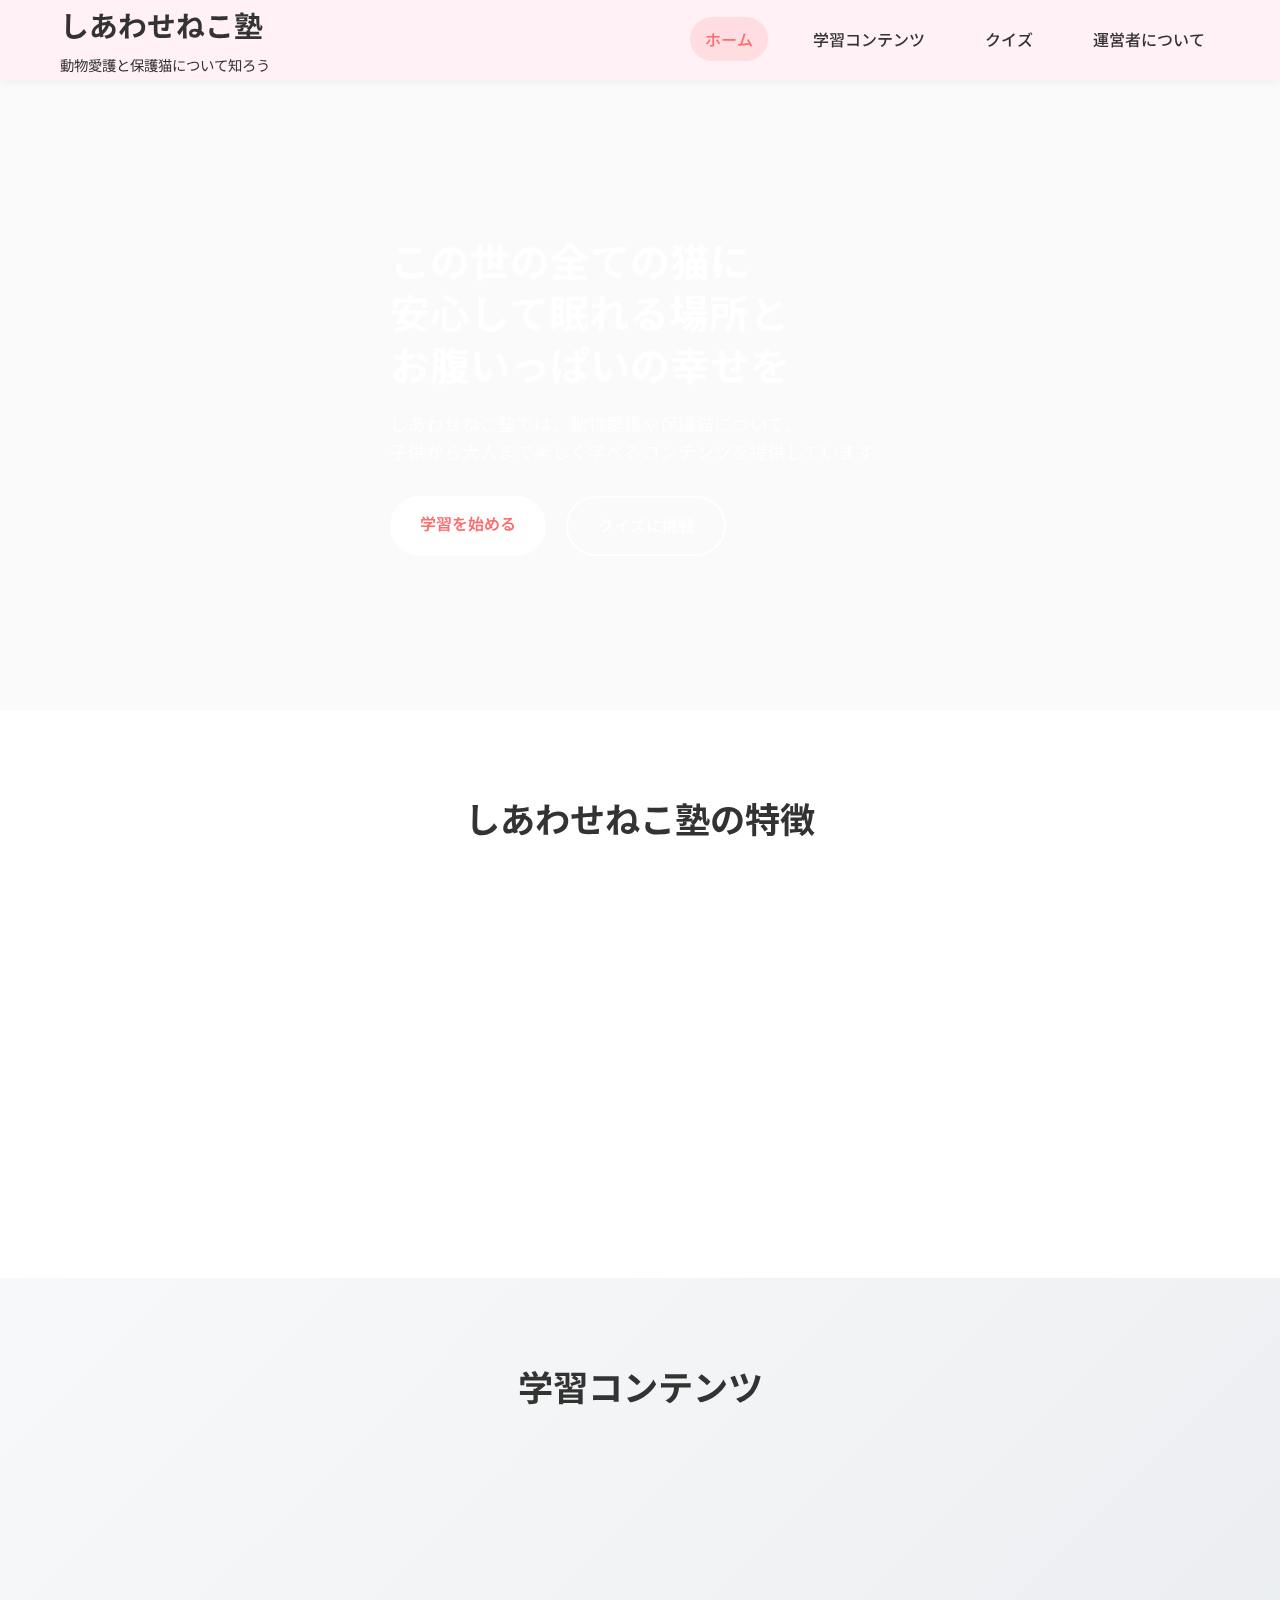
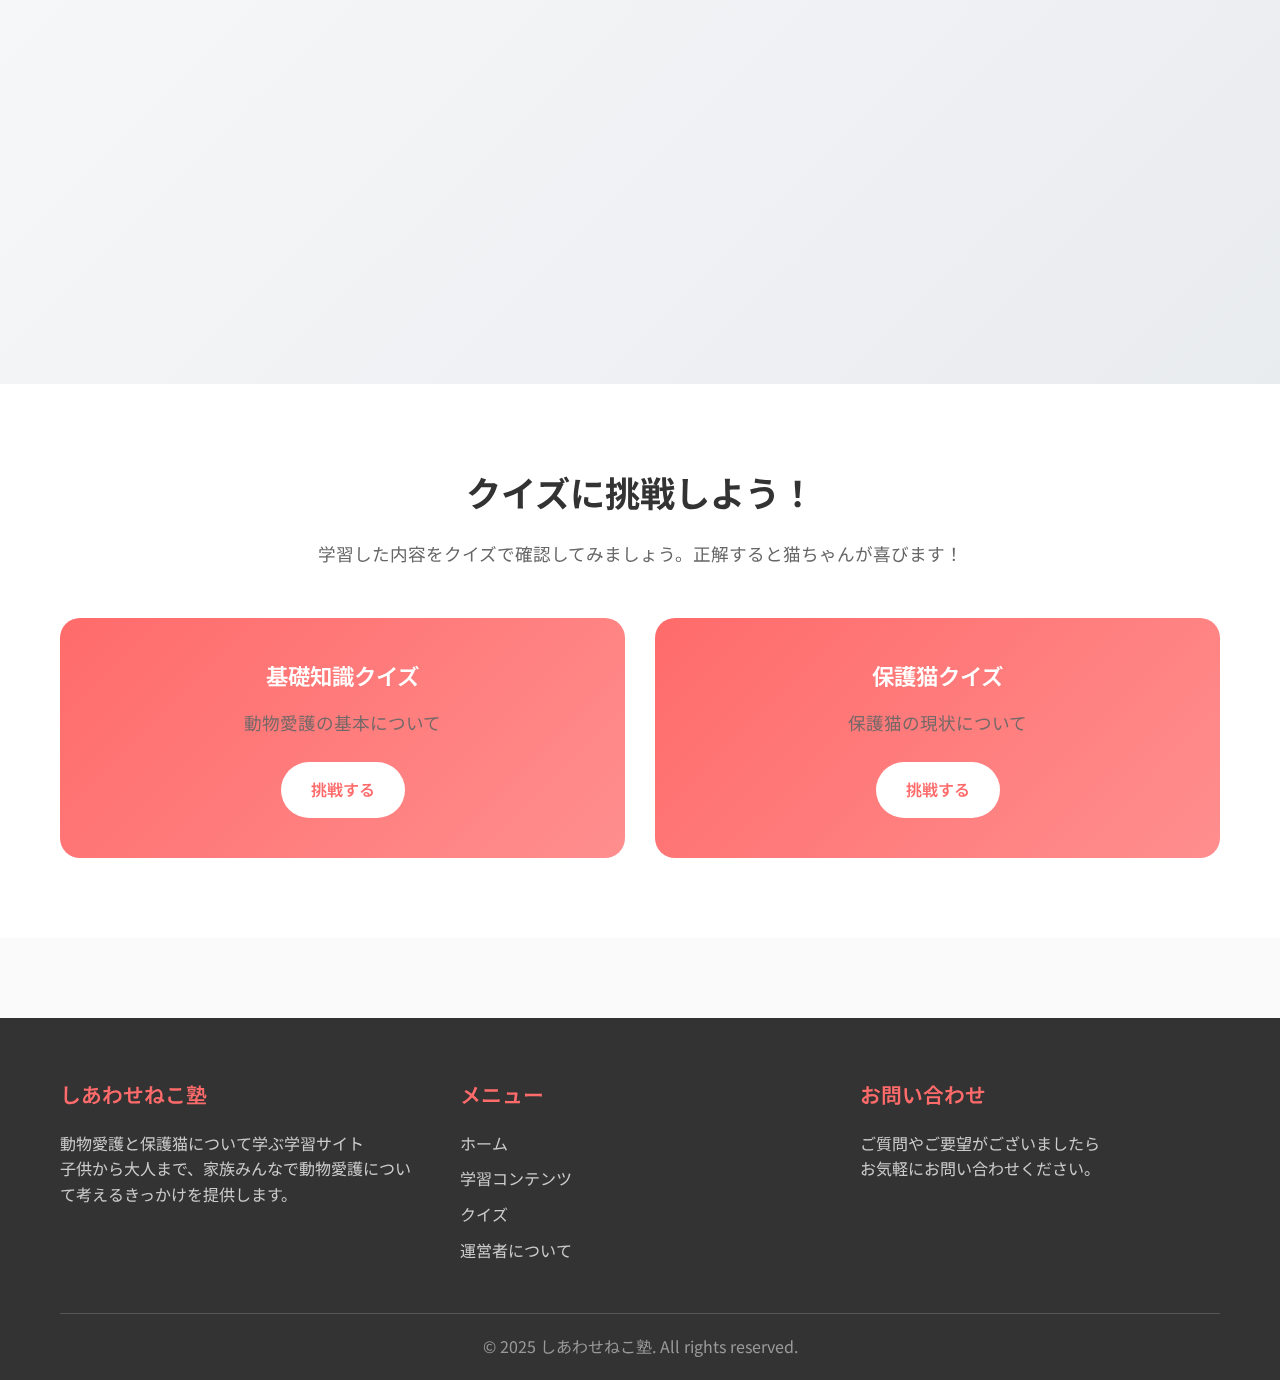
<file: index.html>
<!DOCTYPE html>
<html lang="ja">
<head>
    <meta charset="UTF-8">
    <meta name="viewport" content="width=device-width, initial-scale=1.0">
    <title>しあわせねこ塾 - 動物愛護と保護猫について知ろう</title>
    <link rel="stylesheet" href="styles.css">
    <link href="https://fonts.googleapis.com/css2?family=Noto+Sans+JP:wght@300;400;500;700&display=swap" rel="stylesheet">
</head>
<body>
    <!-- ヘッダーは動的に読み込まれます -->
    <div id="header-placeholder"></div>

    <main>
        <!-- ヒーローセクション -->
        <section class="hero">
            <div class="hero-content">
                <h2>この世の全ての猫に<br>安心して眠れる場所と<br>お腹いっぱいの幸せを</h2>
                <p>しあわせねこ塾では、動物愛護や保護猫について、<br>子供から大人まで楽しく学べるコンテンツを提供しています。</p>
                <div class="hero-buttons">
                    <a href="learning.html" class="btn btn-primary">学習を始める</a>
                    <a href="quiz.html" class="btn btn-secondary">クイズに挑戦</a>
                </div>
            </div>
            <div class="hero-image">
                <div class="cat-illustration">
                    <div class="cat"></div>
                    <div class="heart"></div>
                </div>
            </div>
        </section>

        <!-- 特徴セクション -->
        <section class="features">
            <div class="container">
                <h3>しあわせねこ塾の特徴</h3>
                <div class="features-grid">
                    <div class="feature-card">
                        <div class="feature-icon">📚</div>
                        <h4>分かりやすい学習コンテンツ</h4>
                        <p>年齢に応じた分かりやすい説明で、<br>動物愛護の基礎から保護猫の現状まで学べます。</p>
                    </div>
                    <div class="feature-card">
                        <div class="feature-icon">🎯</div>
                        <h4>楽しいクイズシステム</h4>
                        <p>学習した内容をクイズで確認。<br>正誤判定で理解度をチェックできます。</p>
                    </div>
                    <div class="feature-card">
                        <div class="feature-icon">👨‍👩‍👧‍👦</div>
                        <h4>家族で学べる</h4>
                        <p>子供から大人まで、家族みんなで<br>動物愛護について考えるきっかけを提供します。</p>
                    </div>
                </div>
            </div>
        </section>

        <!-- 学習コンテンツプレビュー -->
        <section class="learning-preview">
            <div class="container">
                <h3>学習コンテンツ</h3>
                <div class="content-grid">
                    <div class="content-card">
                        <div class="content-image">
                            <div class="cat-placeholder">🐱</div>
                        </div>
                        <div class="content-info">
                            <h4>動物愛護の基礎知識</h4>
                            <p>動物愛護とは何か、なぜ大切なのかを学びます。</p>
                            <a href="learning.html#basics" class="btn btn-outline">詳しく見る</a>
                        </div>
                    </div>
                    <div class="content-card">
                        <div class="content-image">
                            <div class="cat-placeholder">🏠</div>
                        </div>
                        <div class="content-info">
                            <h4>保護猫の現状と課題</h4>
                            <p>日本の保護猫の現状と、私たちにできることを考えます。</p>
                            <a href="learning.html#issues" class="btn btn-outline">詳しく見る</a>
                        </div>
                    </div>
                    <div class="content-card">
                        <div class="content-image">
                            <div class="cat-placeholder">❤️</div>
                        </div>
                        <div class="content-info">
                            <h4>里親になるために</h4>
                            <p>保護猫を家族に迎える際の心構えと準備について学びます。</p>
                            <a href="learning.html#adoption" class="btn btn-outline">詳しく見る</a>
                        </div>
                    </div>
                </div>
            </div>
        </section>

        <!-- クイズセクション -->
        <section class="quiz-section">
            <div class="container">
                <h3>クイズに挑戦しよう！</h3>
                <p>学習した内容をクイズで確認してみましょう。正解すると猫ちゃんが喜びます！</p>
                <div class="quiz-preview">
                    <div class="quiz-card">
                        <h4>基礎知識クイズ</h4>
                        <p>動物愛護の基本について</p>
                        <a href="quiz.html#basic" class="btn btn-primary">挑戦する</a>
                    </div>
                    <div class="quiz-card">
                        <h4>保護猫クイズ</h4>
                        <p>保護猫の現状について</p>
                        <a href="quiz.html#rescue" class="btn btn-primary">挑戦する</a>
                    </div>
                </div>
            </div>
        </section>
    </main>

    <!-- フッターは動的に読み込まれます -->
    <div id="footer-placeholder"></div>

    <script src="components/load-components.js"></script>
    <script src="script.js"></script>
</body>
</html>
</file>
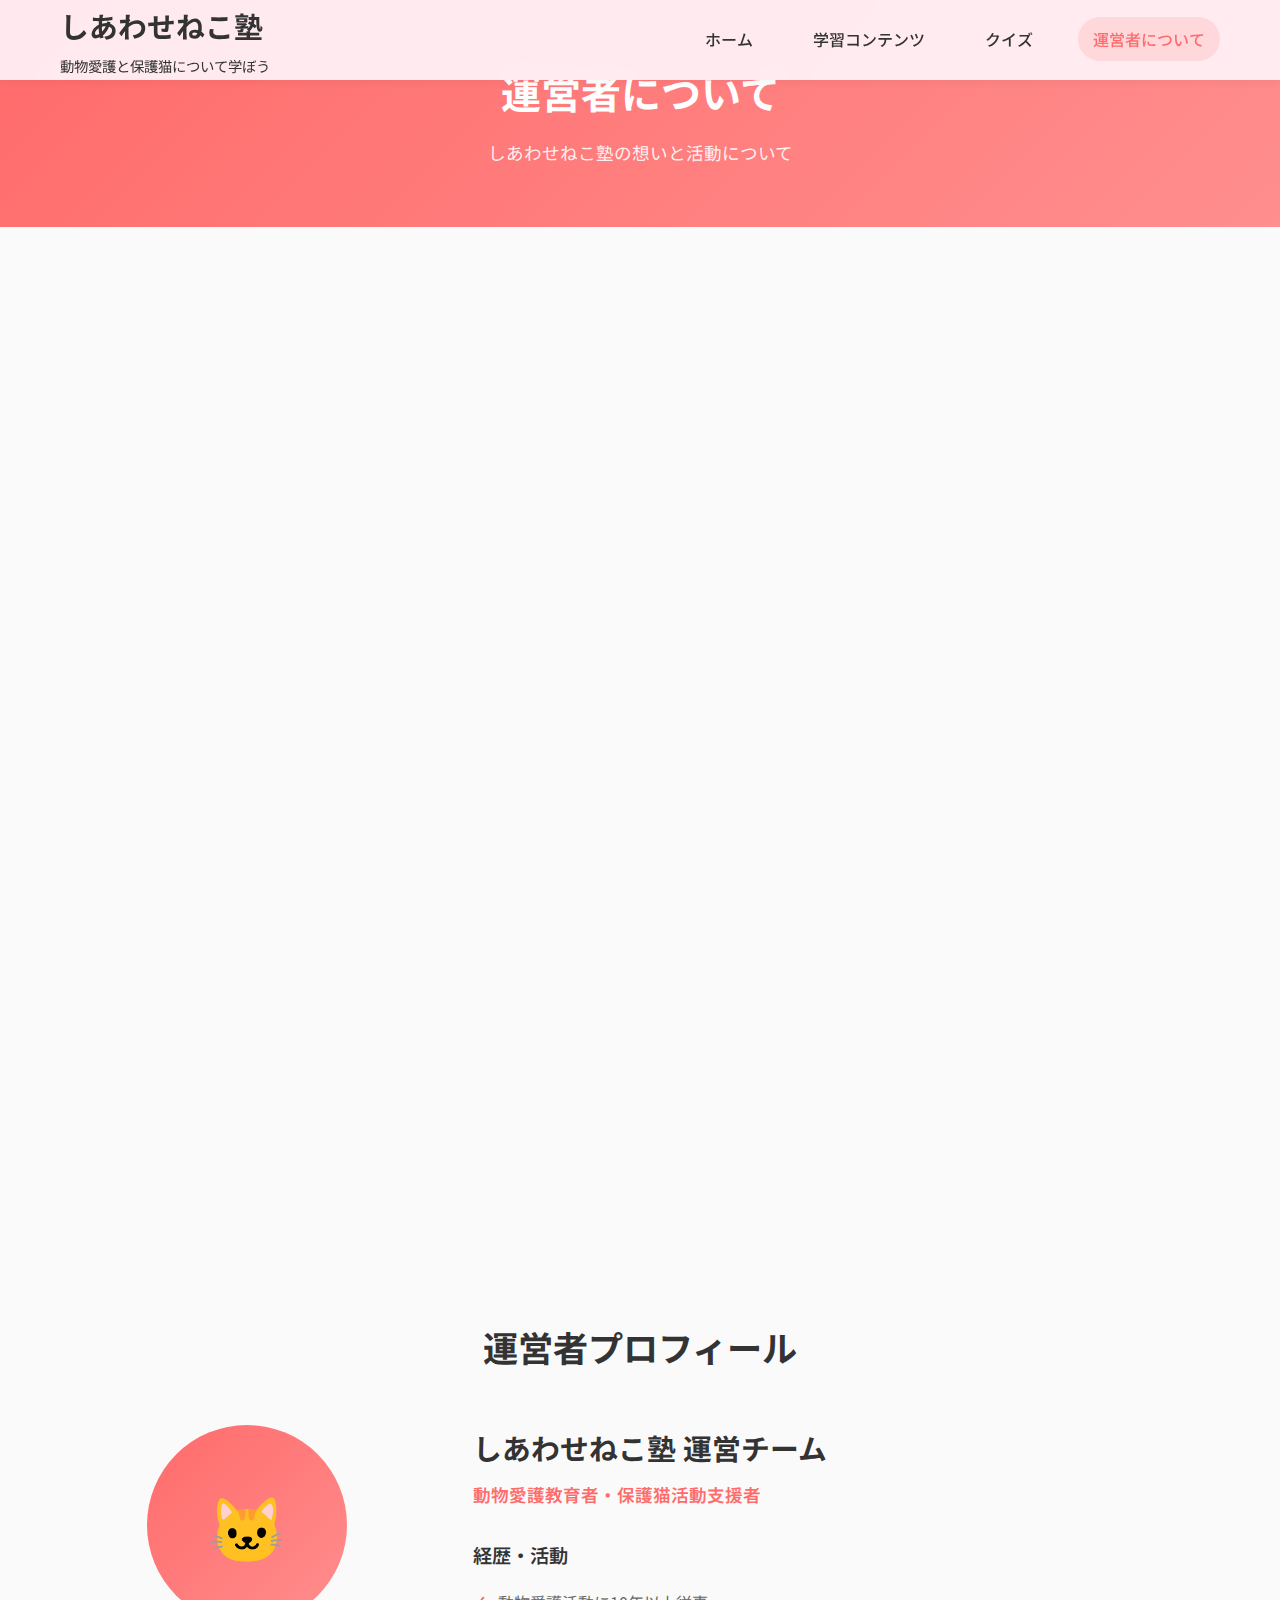
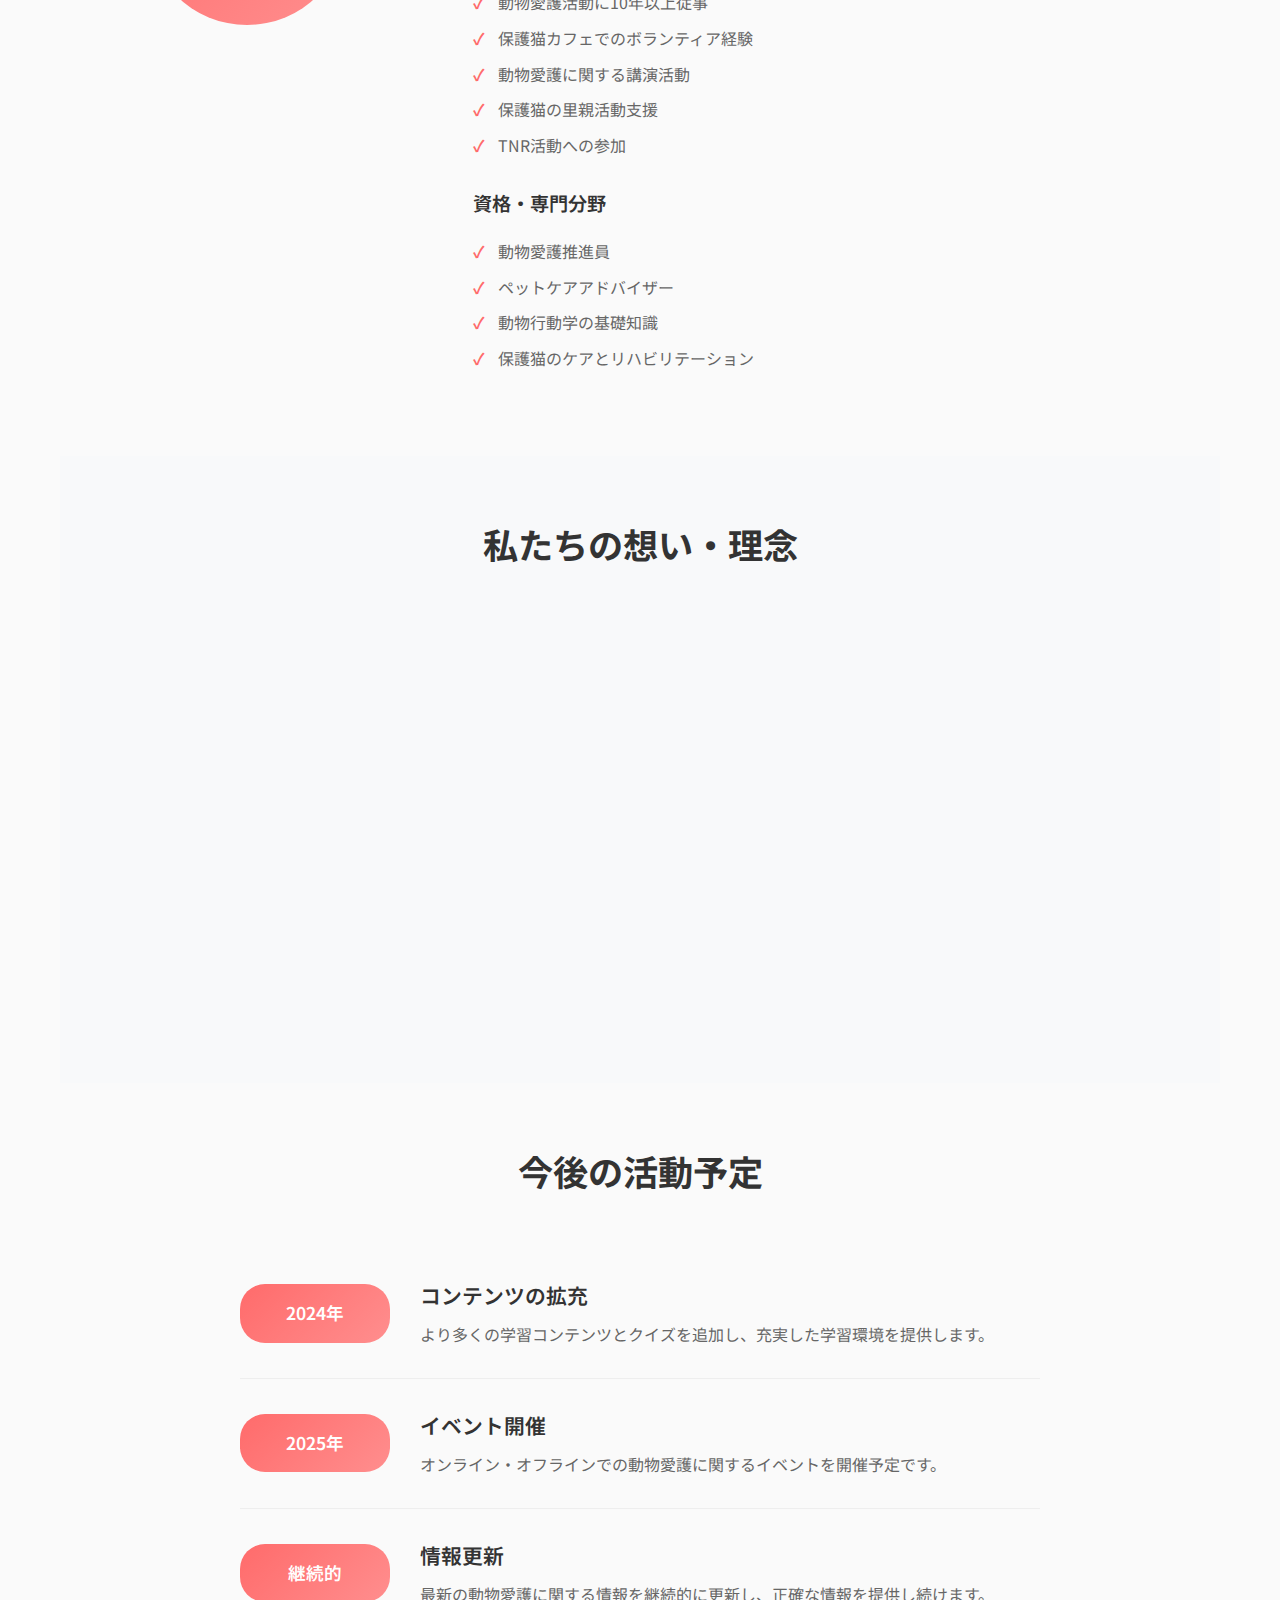
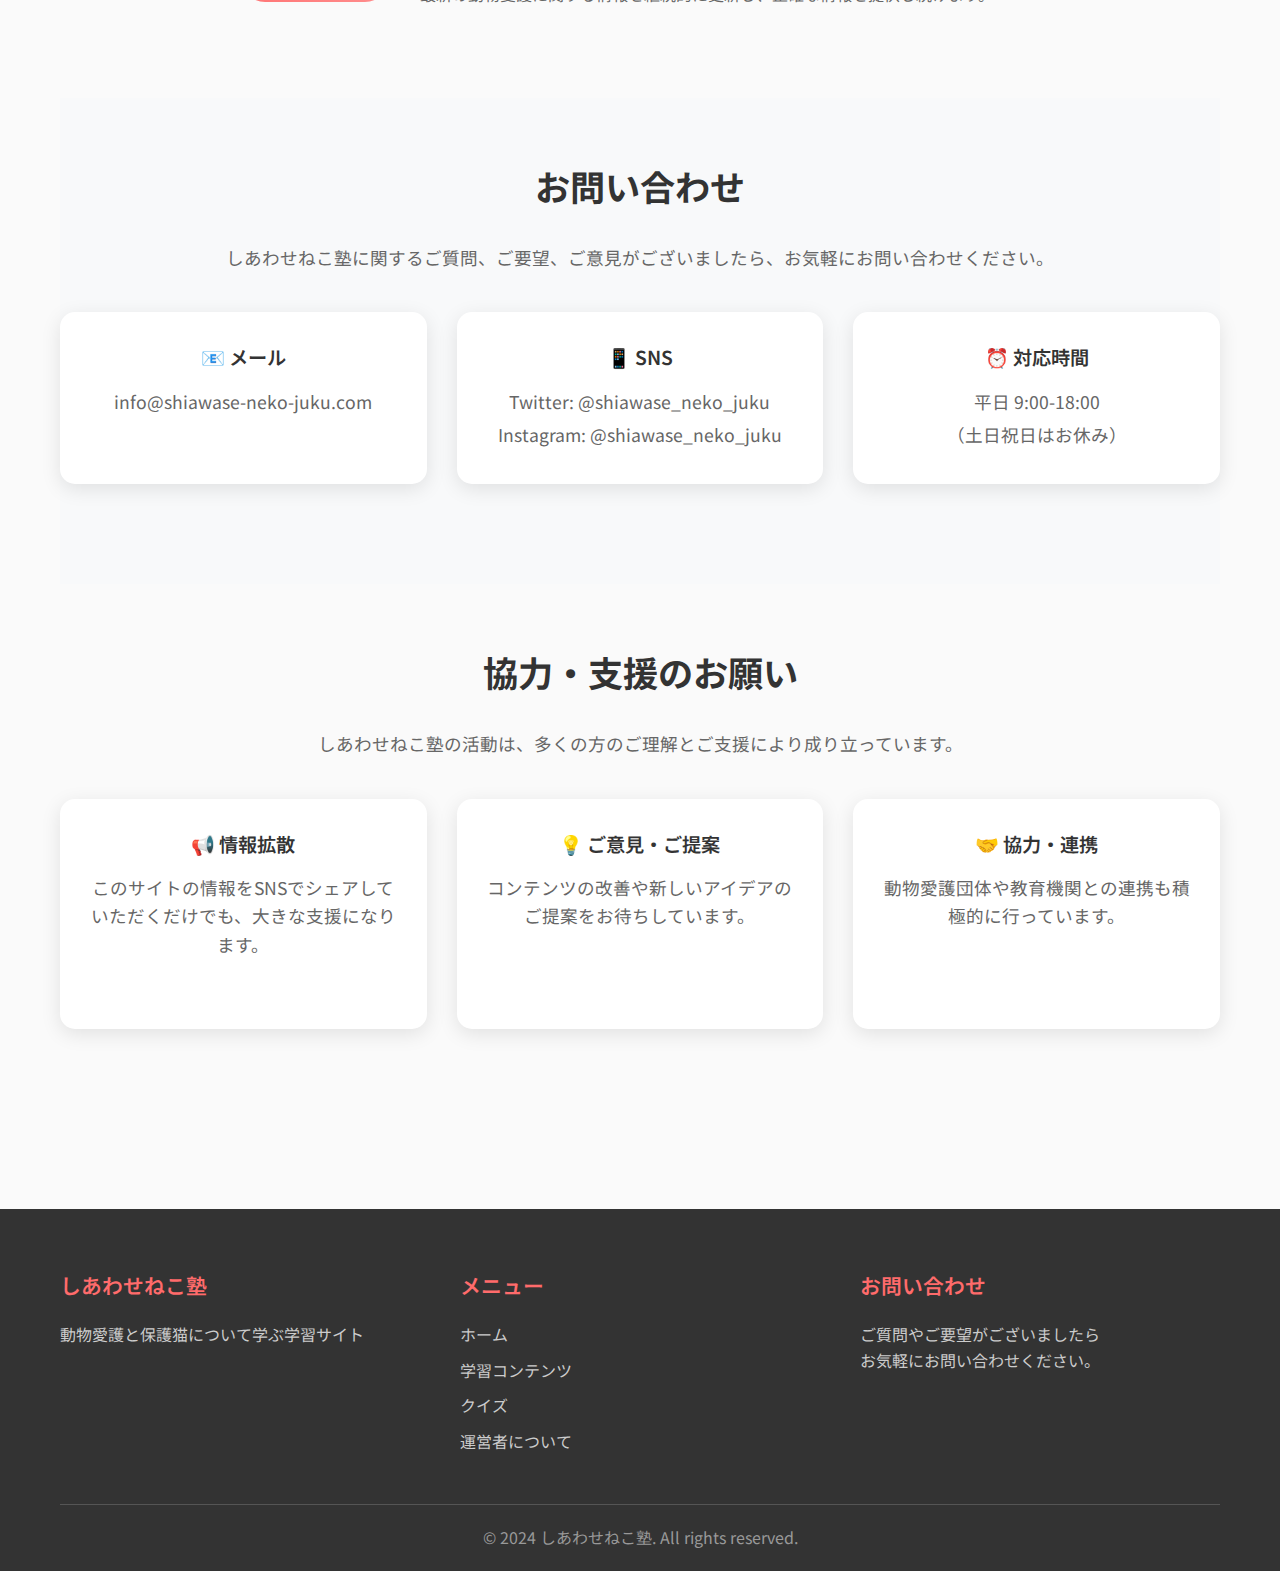
<file: about.html>
<!DOCTYPE html>
<html lang="ja">
<head>
    <meta charset="UTF-8">
    <meta name="viewport" content="width=device-width, initial-scale=1.0">
    <title>運営者について - しあわせねこ塾</title>
    <link rel="stylesheet" href="styles.css">
    <link href="https://fonts.googleapis.com/css2?family=Noto+Sans+JP:wght@300;400;500;700&display=swap" rel="stylesheet">
</head>
<body>
    <header class="header">
        <nav class="nav">
            <div class="nav-container">
                <div class="logo">
                    <h1>しあわせねこ塾</h1>
                    <p>動物愛護と保護猫について学ぼう</p>
                </div>
                <ul class="nav-menu">
                    <li><a href="index.html">ホーム</a></li>
                    <li><a href="learning.html">学習コンテンツ</a></li>
                    <li><a href="quiz.html">クイズ</a></li>
                    <li><a href="about.html" class="active">運営者について</a></li>
                </ul>
                <div class="hamburger">
                    <span></span>
                    <span></span>
                    <span></span>
                </div>
            </div>
        </nav>
    </header>

    <main>
        <div class="page-header">
            <div class="container">
                <h2>運営者について</h2>
                <p>しあわせねこ塾の想いと活動について</p>
            </div>
        </div>

        <div class="container">
            <!-- 運営者の想い -->
            <section class="about-section">
                <div class="about-content">
                    <div class="about-text">
                        <h3>この世の全ての猫に<br>安心して眠れる場所と<br>お腹いっぱいの幸せを与えたい</h3>
                        <p>しあわせねこ塾は、動物愛護と保護猫について正しい知識を広め、一人でも多くの人に動物の命の大切さを伝えたいという想いから生まれました。</p>
                        <p>私たちは、動物愛護は特別な人だけの活動ではなく、すべての人が関わり、学ぶべき大切なテーマだと考えています。子供から大人まで、家族みんなで動物愛護について考えるきっかけを提供したいと思っています。</p>
                    </div>
                    <div class="about-image">
                        <div class="cat-illustration-large">
                            <div class="cat-large"></div>
                            <div class="heart-large"></div>
                            <div class="stars">
                                <span>✨</span>
                                <span>⭐</span>
                                <span>✨</span>
                            </div>
                        </div>
                    </div>
                </div>
            </section>

            <!-- 活動内容 -->
            <section class="activities-section">
                <h3>私たちの活動</h3>
                <div class="activities-grid">
                    <div class="activity-card">
                        <div class="activity-icon">📚</div>
                        <h4>教育活動</h4>
                        <p>動物愛護の基礎知識から保護猫の現状まで、分かりやすい学習コンテンツを提供しています。</p>
                    </div>
                    <div class="activity-card">
                        <div class="activity-icon">🎯</div>
                        <h4>クイズシステム</h4>
                        <p>学習した内容を楽しいクイズで確認できるシステムを開発し、理解度を深めてもらいます。</p>
                    </div>
                    <div class="activity-card">
                        <div class="activity-icon">👨‍👩‍👧‍👦</div>
                        <h4>家族向けコンテンツ</h4>
                        <p>子供から大人まで、家族みんなで学べるコンテンツを心がけています。</p>
                    </div>
                    <div class="activity-card">
                        <div class="activity-icon">🌐</div>
                        <h4>情報発信</h4>
                        <p>保護猫の現状や課題について、正確で分かりやすい情報を発信しています。</p>
                    </div>
                </div>
            </section>

            <!-- 運営者のプロフィール -->
            <section class="profile-section">
                <h3>運営者プロフィール</h3>
                <div class="profile-content">
                    <div class="profile-image">
                        <div class="profile-placeholder">
                            <span>🐱</span>
                        </div>
                    </div>
                    <div class="profile-text">
                        <h4>しあわせねこ塾 運営チーム</h4>
                        <p class="profile-title">動物愛護教育者・保護猫活動支援者</p>
                        <div class="profile-details">
                            <h5>経歴・活動</h5>
                            <ul>
                                <li>動物愛護活動に10年以上従事</li>
                                <li>保護猫カフェでのボランティア経験</li>
                                <li>動物愛護に関する講演活動</li>
                                <li>保護猫の里親活動支援</li>
                                <li>TNR活動への参加</li>
                            </ul>
                            
                            <h5>資格・専門分野</h5>
                            <ul>
                                <li>動物愛護推進員</li>
                                <li>ペットケアアドバイザー</li>
                                <li>動物行動学の基礎知識</li>
                                <li>保護猫のケアとリハビリテーション</li>
                            </ul>
                        </div>
                    </div>
                </div>
            </section>

            <!-- 想い・理念 -->
            <section class="philosophy-section">
                <h3>私たちの想い・理念</h3>
                <div class="philosophy-content">
                    <div class="philosophy-item">
                        <h4>🐾 命の大切さを伝える</h4>
                        <p>動物も人間と同じように命ある存在です。その命の大切さを、多くの人に伝えていきたいと考えています。</p>
                    </div>
                    <div class="philosophy-item">
                        <h4>📖 正しい知識の普及</h4>
                        <p>動物愛護について正しい知識を持ってもらうことで、誤解や偏見をなくし、より良い社会を作りたいと思っています。</p>
                    </div>
                    <div class="philosophy-item">
                        <h4>🤝 みんなで支え合う</h4>
                        <p>保護猫活動は一人ではできません。多くの人の理解と協力があってこそ成り立つ活動です。</p>
                    </div>
                    <div class="philosophy-item">
                        <h4>🌟 希望を届ける</h4>
                        <p>保護猫たちに希望を届け、すべての猫が幸せに暮らせる社会の実現を目指しています。</p>
                    </div>
                </div>
            </section>

            <!-- 今後の活動予定 -->
            <section class="future-section">
                <h3>今後の活動予定</h3>
                <div class="future-content">
                    <div class="future-item">
                        <div class="future-date">2024年</div>
                        <div class="future-description">
                            <h4>コンテンツの拡充</h4>
                            <p>より多くの学習コンテンツとクイズを追加し、充実した学習環境を提供します。</p>
                        </div>
                    </div>
                    <div class="future-item">
                        <div class="future-date">2025年</div>
                        <div class="future-description">
                            <h4>イベント開催</h4>
                            <p>オンライン・オフラインでの動物愛護に関するイベントを開催予定です。</p>
                        </div>
                    </div>
                    <div class="future-item">
                        <div class="future-date">継続的</div>
                        <div class="future-description">
                            <h4>情報更新</h4>
                            <p>最新の動物愛護に関する情報を継続的に更新し、正確な情報を提供し続けます。</p>
                        </div>
                    </div>
                </div>
            </section>

            <!-- お問い合わせ -->
            <section class="contact-section">
                <h3>お問い合わせ</h3>
                <div class="contact-content">
                    <p>しあわせねこ塾に関するご質問、ご要望、ご意見がございましたら、お気軽にお問い合わせください。</p>
                    <div class="contact-info">
                        <div class="contact-item">
                            <h4>📧 メール</h4>
                            <p>info@shiawase-neko-juku.com</p>
                        </div>
                        <div class="contact-item">
                            <h4>📱 SNS</h4>
                            <p>Twitter: @shiawase_neko_juku</p>
                            <p>Instagram: @shiawase_neko_juku</p>
                        </div>
                        <div class="contact-item">
                            <h4>⏰ 対応時間</h4>
                            <p>平日 9:00-18:00</p>
                            <p>（土日祝日はお休み）</p>
                        </div>
                    </div>
                </div>
            </section>

            <!-- 協力・支援のお願い -->
            <section class="support-section">
                <h3>協力・支援のお願い</h3>
                <div class="support-content">
                    <p>しあわせねこ塾の活動は、多くの方のご理解とご支援により成り立っています。</p>
                    <div class="support-ways">
                        <div class="support-way">
                            <h4>📢 情報拡散</h4>
                            <p>このサイトの情報をSNSでシェアしていただくだけでも、大きな支援になります。</p>
                        </div>
                        <div class="support-way">
                            <h4>💡 ご意見・ご提案</h4>
                            <p>コンテンツの改善や新しいアイデアのご提案をお待ちしています。</p>
                        </div>
                        <div class="support-way">
                            <h4>🤝 協力・連携</h4>
                            <p>動物愛護団体や教育機関との連携も積極的に行っています。</p>
                        </div>
                    </div>
                </div>
            </section>
        </div>
    </main>

    <footer class="footer">
        <div class="container">
            <div class="footer-content">
                <div class="footer-section">
                    <h4>しあわせねこ塾</h4>
                    <p>動物愛護と保護猫について学ぶ学習サイト</p>
                </div>
                <div class="footer-section">
                    <h4>メニュー</h4>
                    <ul>
                        <li><a href="index.html">ホーム</a></li>
                        <li><a href="learning.html">学習コンテンツ</a></li>
                        <li><a href="quiz.html">クイズ</a></li>
                        <li><a href="about.html">運営者について</a></li>
                    </ul>
                </div>
                <div class="footer-section">
                    <h4>お問い合わせ</h4>
                    <p>ご質問やご要望がございましたら<br>お気軽にお問い合わせください。</p>
                </div>
            </div>
            <div class="footer-bottom">
                <p>&copy; 2024 しあわせねこ塾. All rights reserved.</p>
            </div>
        </div>
    </footer>

    <script src="script.js"></script>
</body>
</html>
</file>
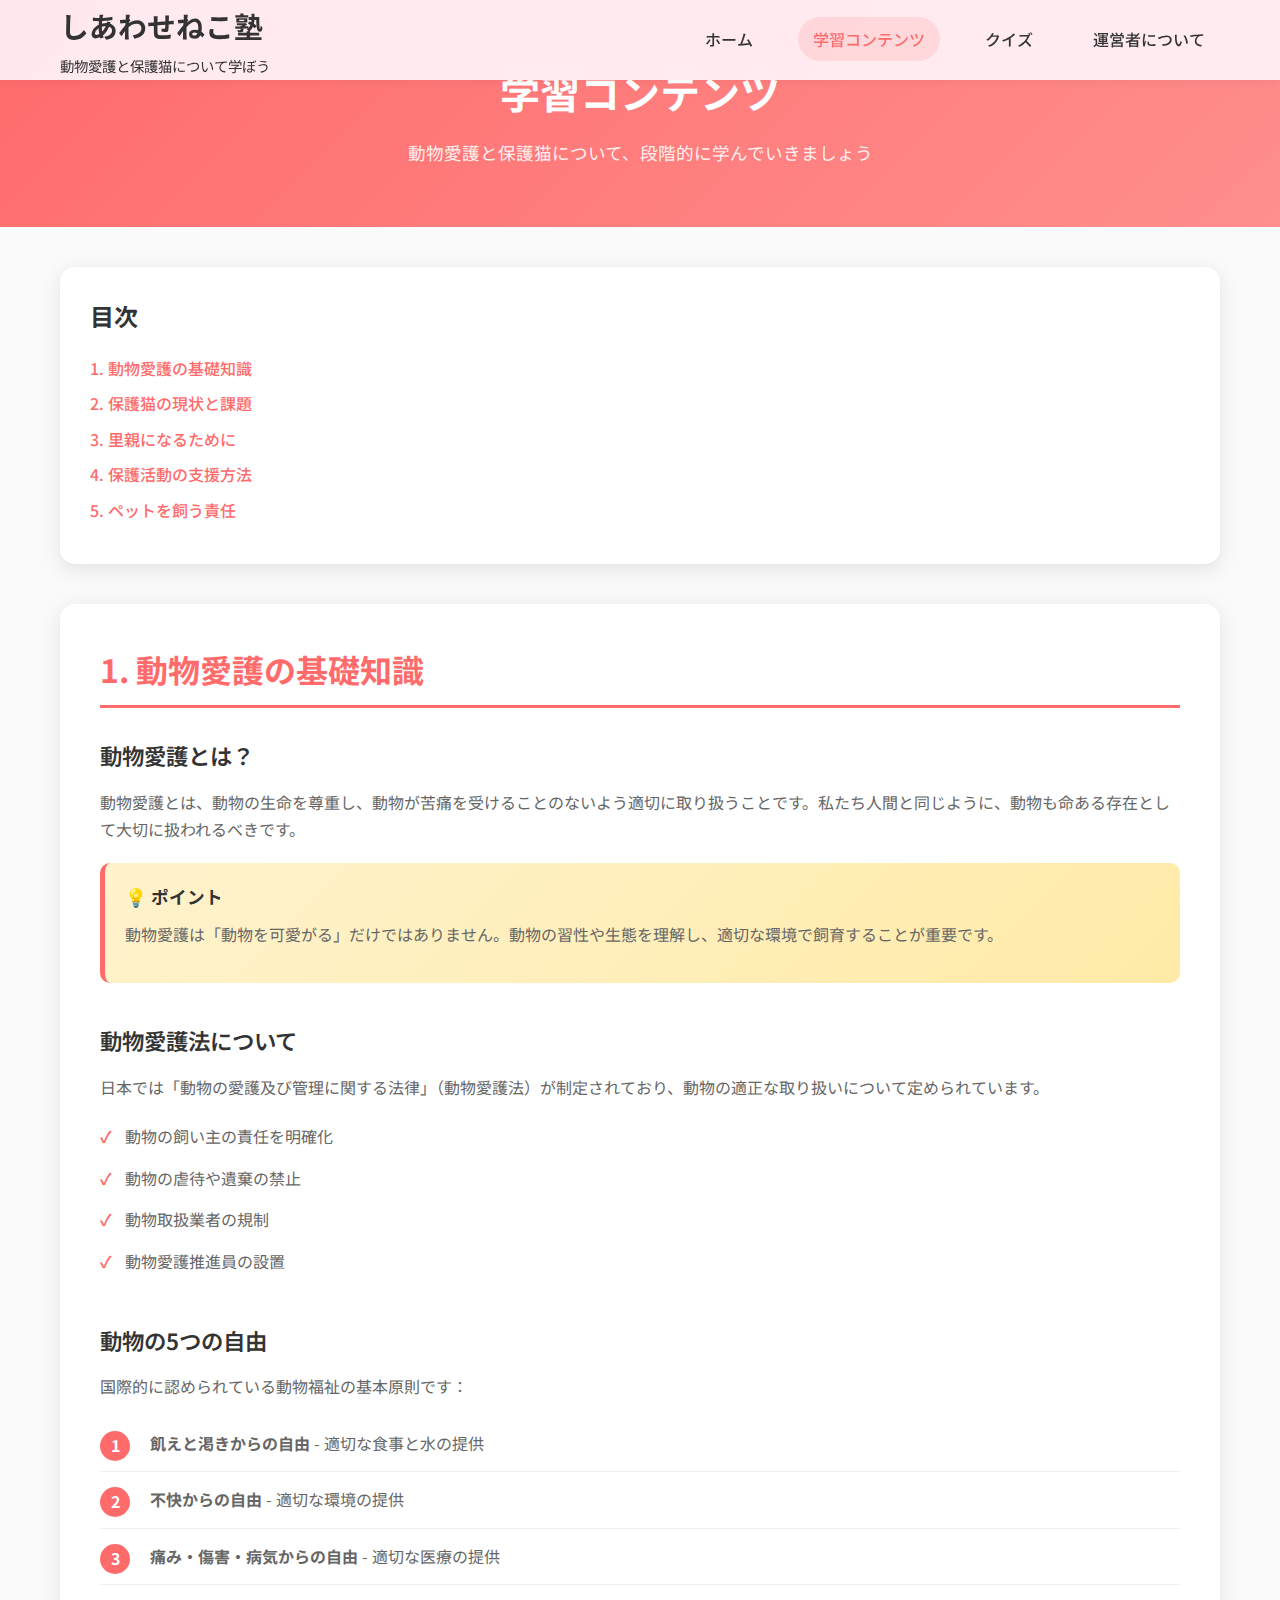
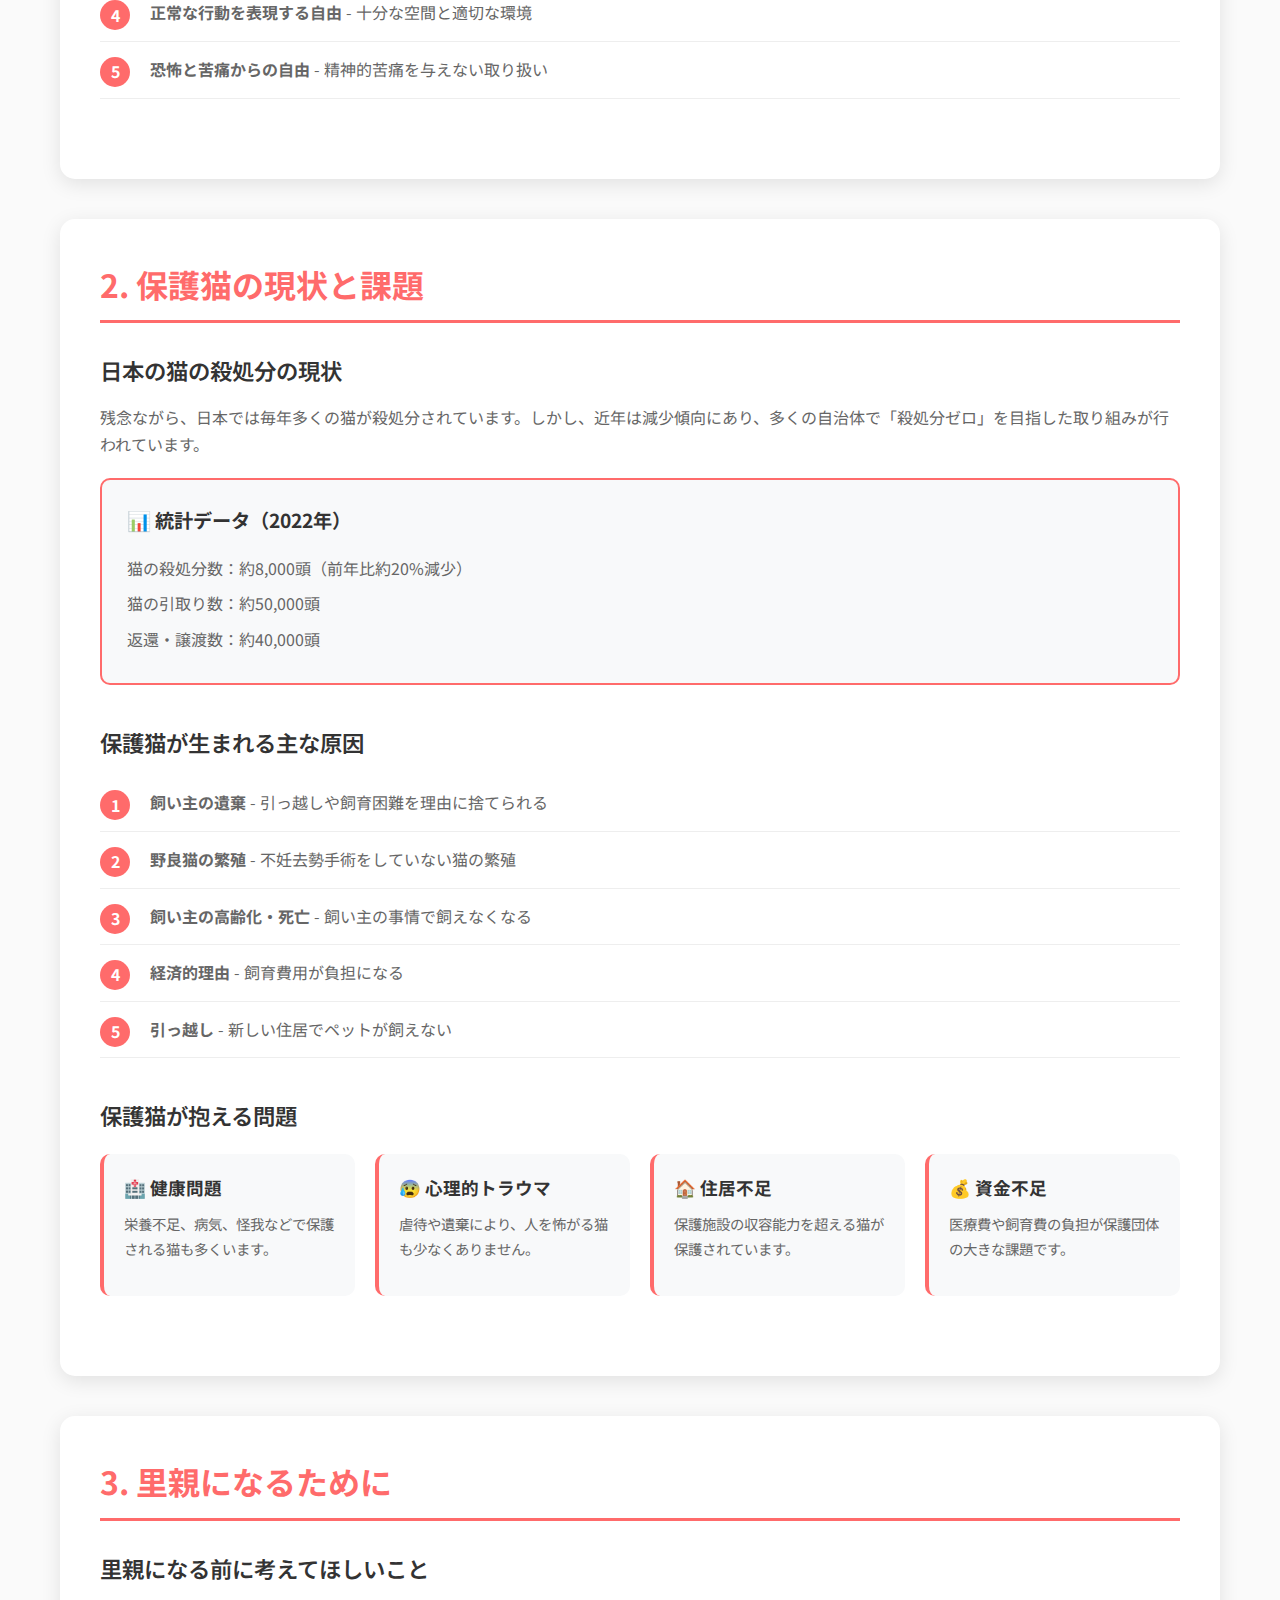
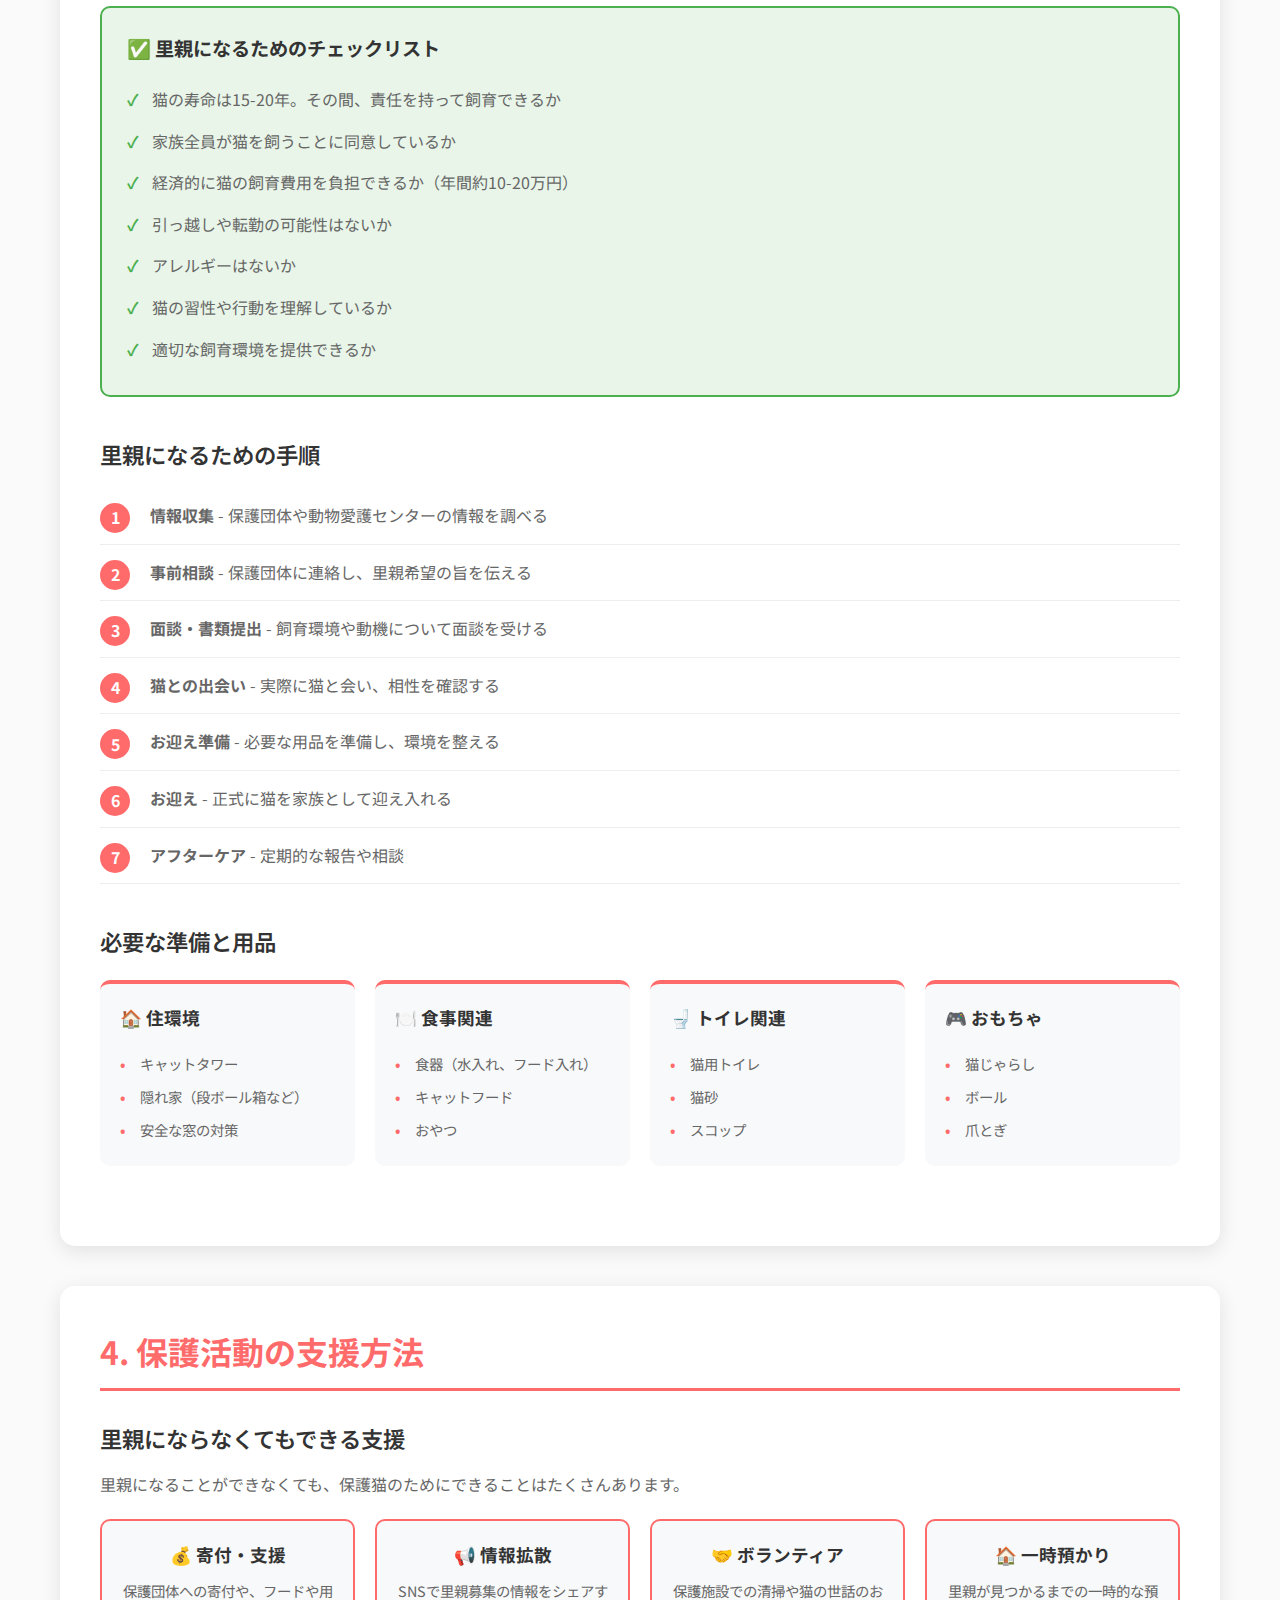
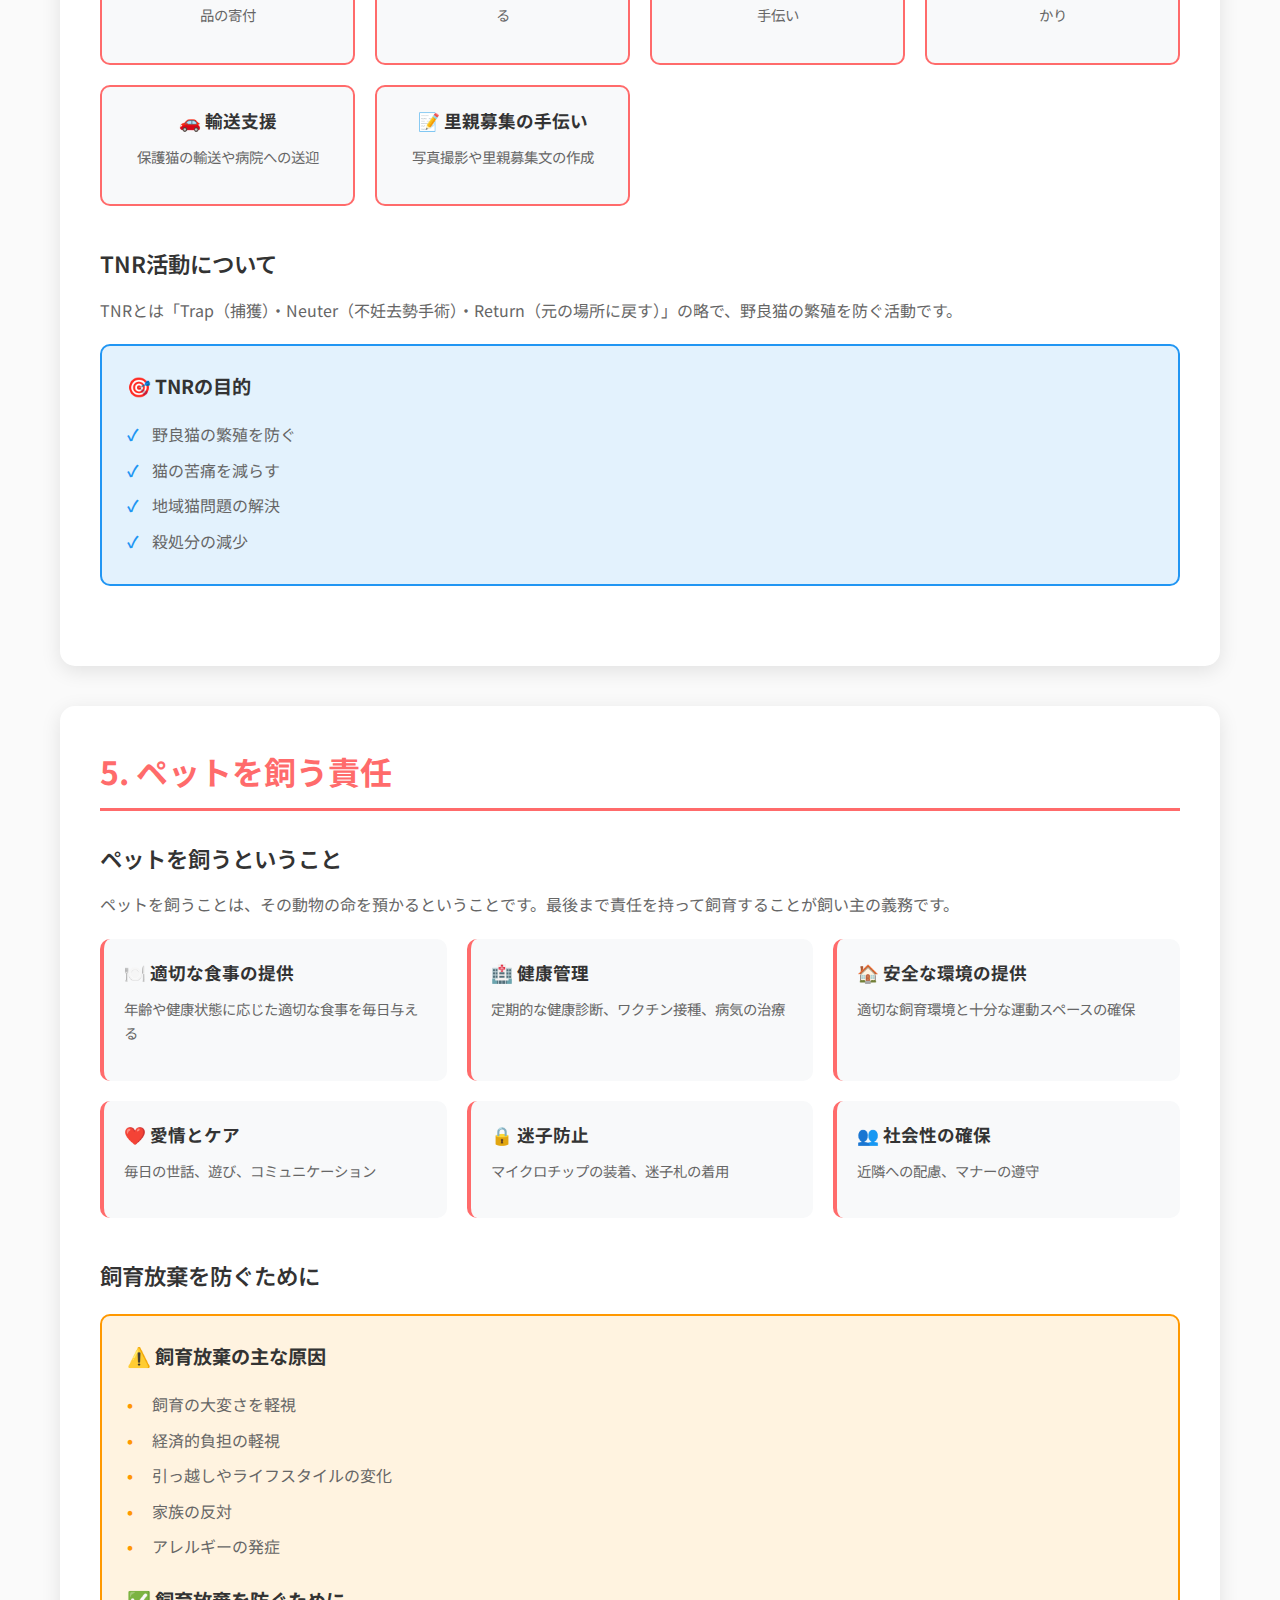
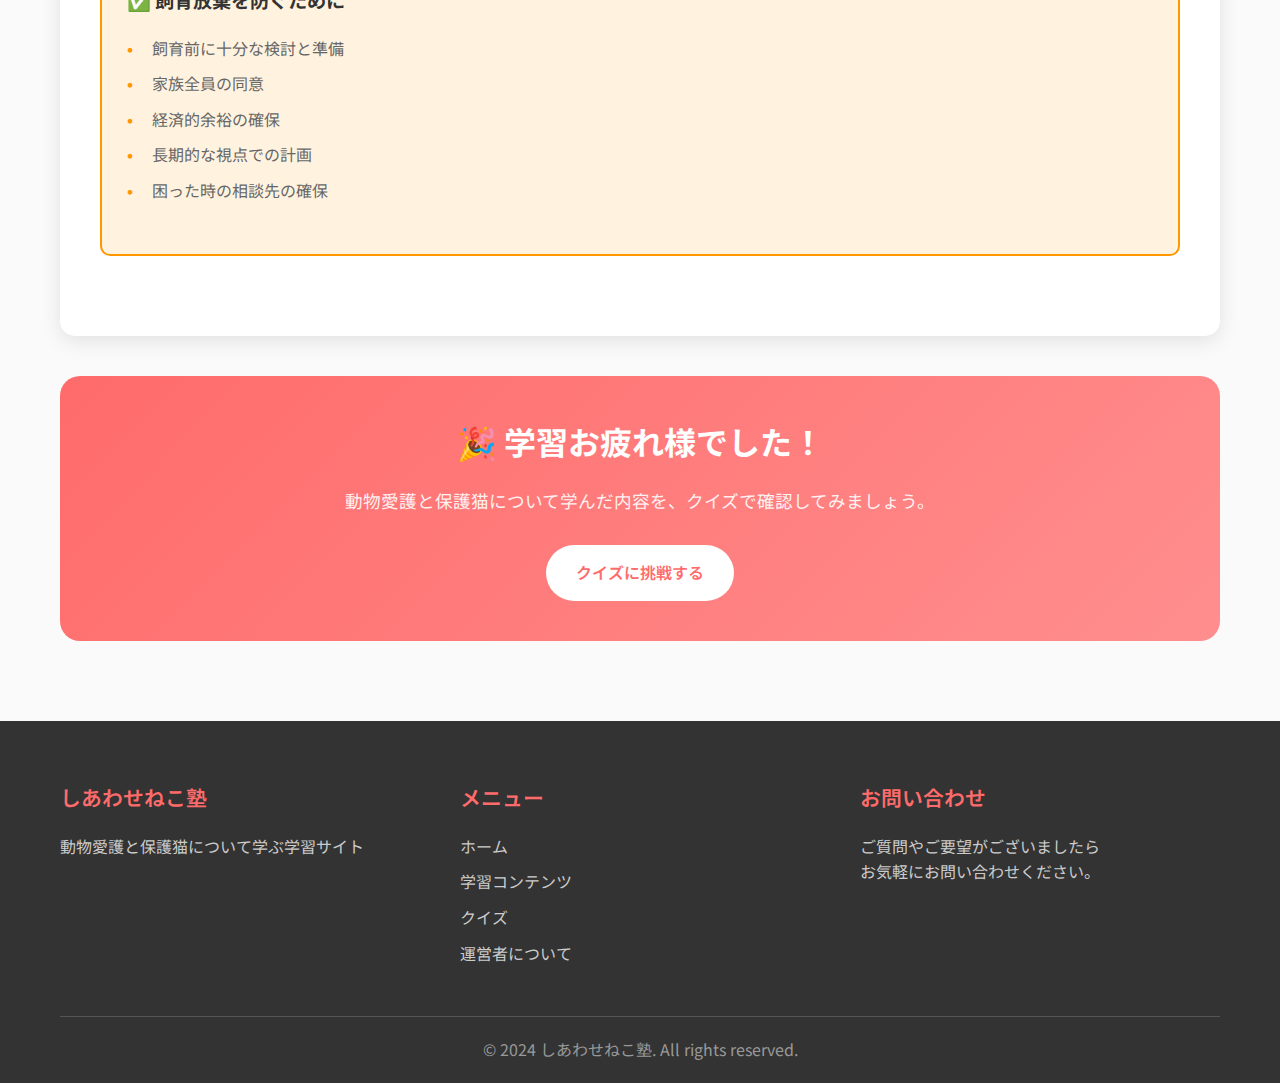
<file: learning.html>
<!DOCTYPE html>
<html lang="ja">
<head>
    <meta charset="UTF-8">
    <meta name="viewport" content="width=device-width, initial-scale=1.0">
    <title>学習コンテンツ - しあわせねこ塾</title>
    <link rel="stylesheet" href="styles.css">
    <link href="https://fonts.googleapis.com/css2?family=Noto+Sans+JP:wght@300;400;500;700&display=swap" rel="stylesheet">
</head>
<body>
    <header class="header">
        <nav class="nav">
            <div class="nav-container">
                <div class="logo">
                    <h1>しあわせねこ塾</h1>
                    <p>動物愛護と保護猫について学ぼう</p>
                </div>
                <ul class="nav-menu">
                    <li><a href="index.html">ホーム</a></li>
                    <li><a href="learning.html" class="active">学習コンテンツ</a></li>
                    <li><a href="quiz.html">クイズ</a></li>
                    <li><a href="about.html">運営者について</a></li>
                </ul>
                <div class="hamburger">
                    <span></span>
                    <span></span>
                    <span></span>
                </div>
            </div>
        </nav>
    </header>

    <main>
        <div class="page-header">
            <div class="container">
                <h2>学習コンテンツ</h2>
                <p>動物愛護と保護猫について、段階的に学んでいきましょう</p>
            </div>
        </div>

        <div class="container">
            <!-- 目次 -->
            <div class="table-of-contents">
                <h3>目次</h3>
                <ul>
                    <li><a href="#basics">1. 動物愛護の基礎知識</a></li>
                    <li><a href="#issues">2. 保護猫の現状と課題</a></li>
                    <li><a href="#adoption">3. 里親になるために</a></li>
                    <li><a href="#support">4. 保護活動の支援方法</a></li>
                    <li><a href="#responsibility">5. ペットを飼う責任</a></li>
                </ul>
            </div>

            <!-- 1. 動物愛護の基礎知識 -->
            <section id="basics" class="learning-section">
                <h3>1. 動物愛護の基礎知識</h3>
                
                <div class="content-block">
                    <h4>動物愛護とは？</h4>
                    <p>動物愛護とは、動物の生命を尊重し、動物が苦痛を受けることのないよう適切に取り扱うことです。私たち人間と同じように、動物も命ある存在として大切に扱われるべきです。</p>
                    
                    <div class="highlight-box">
                        <h5>💡 ポイント</h5>
                        <p>動物愛護は「動物を可愛がる」だけではありません。動物の習性や生態を理解し、適切な環境で飼育することが重要です。</p>
                    </div>
                </div>

                <div class="content-block">
                    <h4>動物愛護法について</h4>
                    <p>日本では「動物の愛護及び管理に関する法律」（動物愛護法）が制定されており、動物の適正な取り扱いについて定められています。</p>
                    
                    <ul class="info-list">
                        <li>動物の飼い主の責任を明確化</li>
                        <li>動物の虐待や遺棄の禁止</li>
                        <li>動物取扱業者の規制</li>
                        <li>動物愛護推進員の設置</li>
                    </ul>
                </div>

                <div class="content-block">
                    <h4>動物の5つの自由</h4>
                    <p>国際的に認められている動物福祉の基本原則です：</p>
                    <ol class="freedom-list">
                        <li><strong>飢えと渇きからの自由</strong> - 適切な食事と水の提供</li>
                        <li><strong>不快からの自由</strong> - 適切な環境の提供</li>
                        <li><strong>痛み・傷害・病気からの自由</strong> - 適切な医療の提供</li>
                        <li><strong>正常な行動を表現する自由</strong> - 十分な空間と適切な環境</li>
                        <li><strong>恐怖と苦痛からの自由</strong> - 精神的苦痛を与えない取り扱い</li>
                    </ol>
                </div>
            </section>

            <!-- 2. 保護猫の現状と課題 -->
            <section id="issues" class="learning-section">
                <h3>2. 保護猫の現状と課題</h3>
                
                <div class="content-block">
                    <h4>日本の猫の殺処分の現状</h4>
                    <p>残念ながら、日本では毎年多くの猫が殺処分されています。しかし、近年は減少傾向にあり、多くの自治体で「殺処分ゼロ」を目指した取り組みが行われています。</p>
                    
                    <div class="statistics-box">
                        <h5>📊 統計データ（2022年）</h5>
                        <ul>
                            <li>猫の殺処分数：約8,000頭（前年比約20%減少）</li>
                            <li>猫の引取り数：約50,000頭</li>
                            <li>返還・譲渡数：約40,000頭</li>
                        </ul>
                    </div>
                </div>

                <div class="content-block">
                    <h4>保護猫が生まれる主な原因</h4>
                    <ol class="cause-list">
                        <li><strong>飼い主の遺棄</strong> - 引っ越しや飼育困難を理由に捨てられる</li>
                        <li><strong>野良猫の繁殖</strong> - 不妊去勢手術をしていない猫の繁殖</li>
                        <li><strong>飼い主の高齢化・死亡</strong> - 飼い主の事情で飼えなくなる</li>
                        <li><strong>経済的理由</strong> - 飼育費用が負担になる</li>
                        <li><strong>引っ越し</strong> - 新しい住居でペットが飼えない</li>
                    </ol>
                </div>

                <div class="content-block">
                    <h4>保護猫が抱える問題</h4>
                    <div class="problem-grid">
                        <div class="problem-card">
                            <h5>🏥 健康問題</h5>
                            <p>栄養不足、病気、怪我などで保護される猫も多くいます。</p>
                        </div>
                        <div class="problem-card">
                            <h5>😰 心理的トラウマ</h5>
                            <p>虐待や遺棄により、人を怖がる猫も少なくありません。</p>
                        </div>
                        <div class="problem-card">
                            <h5>🏠 住居不足</h5>
                            <p>保護施設の収容能力を超える猫が保護されています。</p>
                        </div>
                        <div class="problem-card">
                            <h5>💰 資金不足</h5>
                            <p>医療費や飼育費の負担が保護団体の大きな課題です。</p>
                        </div>
                    </div>
                </div>
            </section>

            <!-- 3. 里親になるために -->
            <section id="adoption" class="learning-section">
                <h3>3. 里親になるために</h3>
                
                <div class="content-block">
                    <h4>里親になる前に考えてほしいこと</h4>
                    <div class="checklist-box">
                        <h5>✅ 里親になるためのチェックリスト</h5>
                        <ul>
                            <li>猫の寿命は15-20年。その間、責任を持って飼育できるか</li>
                            <li>家族全員が猫を飼うことに同意しているか</li>
                            <li>経済的に猫の飼育費用を負担できるか（年間約10-20万円）</li>
                            <li>引っ越しや転勤の可能性はないか</li>
                            <li>アレルギーはないか</li>
                            <li>猫の習性や行動を理解しているか</li>
                            <li>適切な飼育環境を提供できるか</li>
                        </ul>
                    </div>
                </div>

                <div class="content-block">
                    <h4>里親になるための手順</h4>
                    <ol class="process-list">
                        <li><strong>情報収集</strong> - 保護団体や動物愛護センターの情報を調べる</li>
                        <li><strong>事前相談</strong> - 保護団体に連絡し、里親希望の旨を伝える</li>
                        <li><strong>面談・書類提出</strong> - 飼育環境や動機について面談を受ける</li>
                        <li><strong>猫との出会い</strong> - 実際に猫と会い、相性を確認する</li>
                        <li><strong>お迎え準備</strong> - 必要な用品を準備し、環境を整える</li>
                        <li><strong>お迎え</strong> - 正式に猫を家族として迎え入れる</li>
                        <li><strong>アフターケア</strong> - 定期的な報告や相談</li>
                    </ol>
                </div>

                <div class="content-block">
                    <h4>必要な準備と用品</h4>
                    <div class="preparation-grid">
                        <div class="prep-category">
                            <h5>🏠 住環境</h5>
                            <ul>
                                <li>キャットタワー</li>
                                <li>隠れ家（段ボール箱など）</li>
                                <li>安全な窓の対策</li>
                            </ul>
                        </div>
                        <div class="prep-category">
                            <h5>🍽️ 食事関連</h5>
                            <ul>
                                <li>食器（水入れ、フード入れ）</li>
                                <li>キャットフード</li>
                                <li>おやつ</li>
                            </ul>
                        </div>
                        <div class="prep-category">
                            <h5>🚽 トイレ関連</h5>
                            <ul>
                                <li>猫用トイレ</li>
                                <li>猫砂</li>
                                <li>スコップ</li>
                            </ul>
                        </div>
                        <div class="prep-category">
                            <h5>🎮 おもちゃ</h5>
                            <ul>
                                <li>猫じゃらし</li>
                                <li>ボール</li>
                                <li>爪とぎ</li>
                            </ul>
                        </div>
                    </div>
                </div>
            </section>

            <!-- 4. 保護活動の支援方法 -->
            <section id="support" class="learning-section">
                <h3>4. 保護活動の支援方法</h3>
                
                <div class="content-block">
                    <h4>里親にならなくてもできる支援</h4>
                    <p>里親になることができなくても、保護猫のためにできることはたくさんあります。</p>
                    
                    <div class="support-methods">
                        <div class="support-card">
                            <h5>💰 寄付・支援</h5>
                            <p>保護団体への寄付や、フードや用品の寄付</p>
                        </div>
                        <div class="support-card">
                            <h5>📢 情報拡散</h5>
                            <p>SNSで里親募集の情報をシェアする</p>
                        </div>
                        <div class="support-card">
                            <h5>🤝 ボランティア</h5>
                            <p>保護施設での清掃や猫の世話のお手伝い</p>
                        </div>
                        <div class="support-card">
                            <h5>🏠 一時預かり</h5>
                            <p>里親が見つかるまでの一時的な預かり</p>
                        </div>
                        <div class="support-card">
                            <h5>🚗 輸送支援</h5>
                            <p>保護猫の輸送や病院への送迎</p>
                        </div>
                        <div class="support-card">
                            <h5>📝 里親募集の手伝い</h5>
                            <p>写真撮影や里親募集文の作成</p>
                        </div>
                    </div>
                </div>

                <div class="content-block">
                    <h4>TNR活動について</h4>
                    <p>TNRとは「Trap（捕獲）・Neuter（不妊去勢手術）・Return（元の場所に戻す）」の略で、野良猫の繁殖を防ぐ活動です。</p>
                    
                    <div class="tnr-explanation">
                        <h5>🎯 TNRの目的</h5>
                        <ul>
                            <li>野良猫の繁殖を防ぐ</li>
                            <li>猫の苦痛を減らす</li>
                            <li>地域猫問題の解決</li>
                            <li>殺処分の減少</li>
                        </ul>
                    </div>
                </div>
            </section>

            <!-- 5. ペットを飼う責任 -->
            <section id="responsibility" class="learning-section">
                <h3>5. ペットを飼う責任</h3>
                
                <div class="content-block">
                    <h4>ペットを飼うということ</h4>
                    <p>ペットを飼うことは、その動物の命を預かるということです。最後まで責任を持って飼育することが飼い主の義務です。</p>
                    
                    <div class="responsibility-list">
                        <div class="responsibility-item">
                            <h5>🍽️ 適切な食事の提供</h5>
                            <p>年齢や健康状態に応じた適切な食事を毎日与える</p>
                        </div>
                        <div class="responsibility-item">
                            <h5>🏥 健康管理</h5>
                            <p>定期的な健康診断、ワクチン接種、病気の治療</p>
                        </div>
                        <div class="responsibility-item">
                            <h5>🏠 安全な環境の提供</h5>
                            <p>適切な飼育環境と十分な運動スペースの確保</p>
                        </div>
                        <div class="responsibility-item">
                            <h5>❤️ 愛情とケア</h5>
                            <p>毎日の世話、遊び、コミュニケーション</p>
                        </div>
                        <div class="responsibility-item">
                            <h5>🔒 迷子防止</h5>
                            <p>マイクロチップの装着、迷子札の着用</p>
                        </div>
                        <div class="responsibility-item">
                            <h5>👥 社会性の確保</h5>
                            <p>近隣への配慮、マナーの遵守</p>
                        </div>
                    </div>
                </div>

                <div class="content-block">
                    <h4>飼育放棄を防ぐために</h4>
                    <div class="prevention-box">
                        <h5>⚠️ 飼育放棄の主な原因</h5>
                        <ul>
                            <li>飼育の大変さを軽視</li>
                            <li>経済的負担の軽視</li>
                            <li>引っ越しやライフスタイルの変化</li>
                            <li>家族の反対</li>
                            <li>アレルギーの発症</li>
                        </ul>
                        
                        <h5>✅ 飼育放棄を防ぐために</h5>
                        <ul>
                            <li>飼育前に十分な検討と準備</li>
                            <li>家族全員の同意</li>
                            <li>経済的余裕の確保</li>
                            <li>長期的な視点での計画</li>
                            <li>困った時の相談先の確保</li>
                        </ul>
                    </div>
                </div>
            </section>

            <!-- 学習完了セクション -->
            <div class="learning-complete">
                <h3>🎉 学習お疲れ様でした！</h3>
                <p>動物愛護と保護猫について学んだ内容を、クイズで確認してみましょう。</p>
                <a href="quiz.html" class="btn btn-primary">クイズに挑戦する</a>
            </div>
        </div>
    </main>

    <footer class="footer">
        <div class="container">
            <div class="footer-content">
                <div class="footer-section">
                    <h4>しあわせねこ塾</h4>
                    <p>動物愛護と保護猫について学ぶ学習サイト</p>
                </div>
                <div class="footer-section">
                    <h4>メニュー</h4>
                    <ul>
                        <li><a href="index.html">ホーム</a></li>
                        <li><a href="learning.html">学習コンテンツ</a></li>
                        <li><a href="quiz.html">クイズ</a></li>
                        <li><a href="about.html">運営者について</a></li>
                    </ul>
                </div>
                <div class="footer-section">
                    <h4>お問い合わせ</h4>
                    <p>ご質問やご要望がございましたら<br>お気軽にお問い合わせください。</p>
                </div>
            </div>
            <div class="footer-bottom">
                <p>&copy; 2024 しあわせねこ塾. All rights reserved.</p>
            </div>
        </div>
    </footer>

    <script src="script.js"></script>
</body>
</html>
</file>
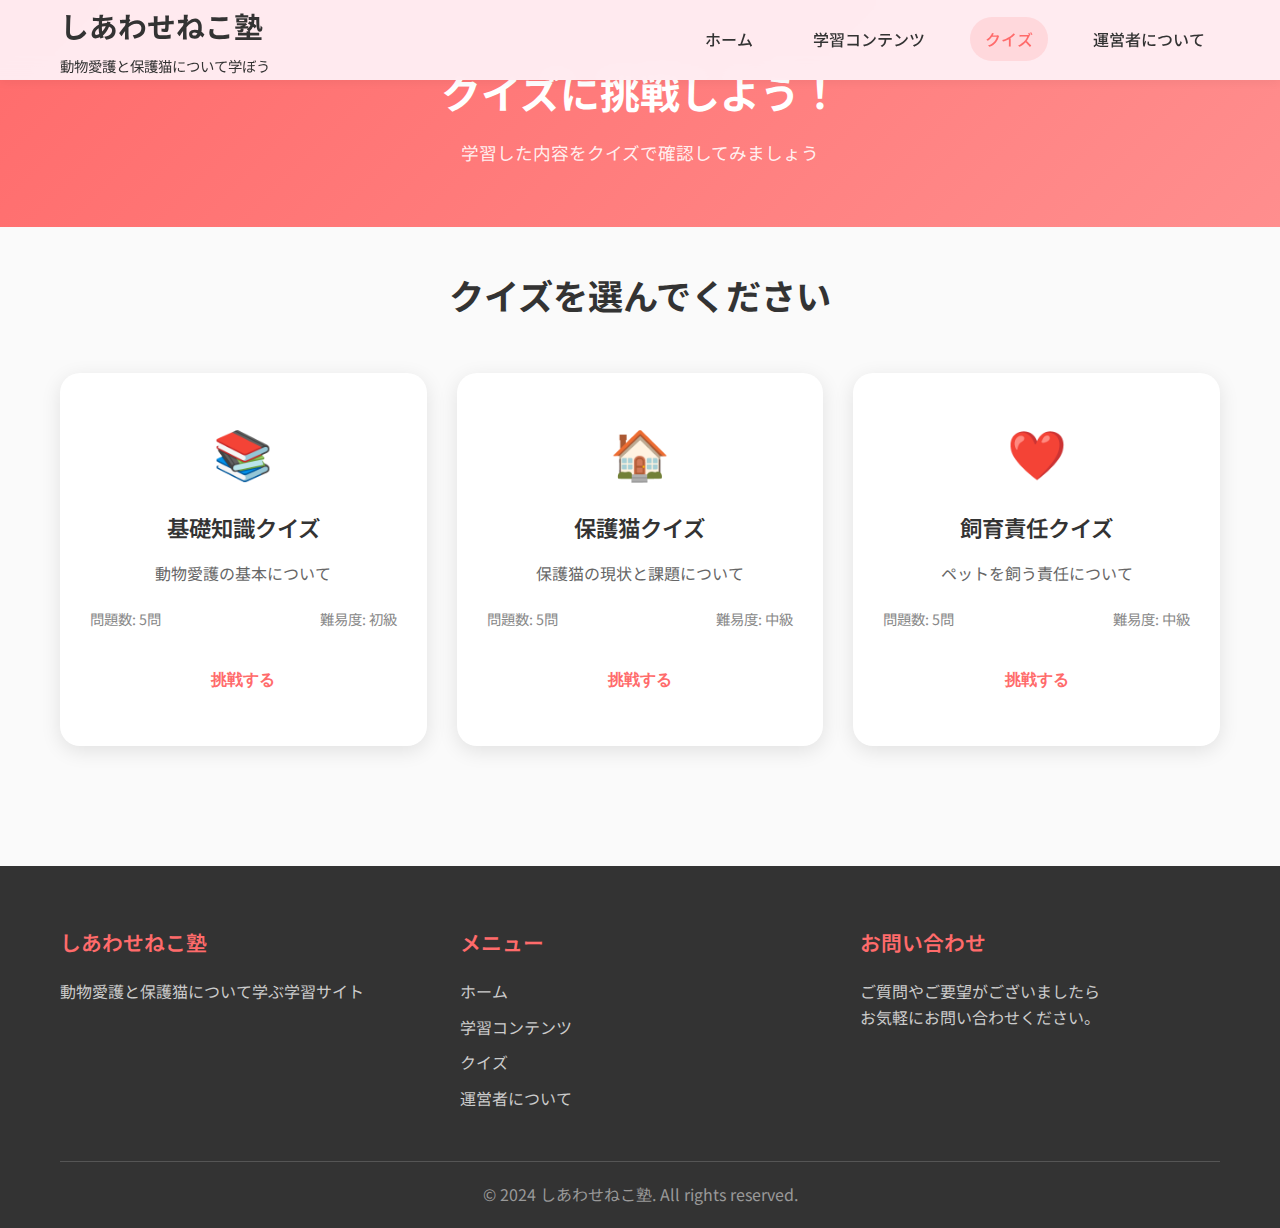
<file: quiz.html>
<!DOCTYPE html>
<html lang="ja">
<head>
    <meta charset="UTF-8">
    <meta name="viewport" content="width=device-width, initial-scale=1.0">
    <title>クイズ - しあわせねこ塾</title>
    <link rel="stylesheet" href="styles.css">
    <link href="https://fonts.googleapis.com/css2?family=Noto+Sans+JP:wght@300;400;500;700&display=swap" rel="stylesheet">
</head>
<body>
    <header class="header">
        <nav class="nav">
            <div class="nav-container">
                <div class="logo">
                    <h1>しあわせねこ塾</h1>
                    <p>動物愛護と保護猫について学ぼう</p>
                </div>
                <ul class="nav-menu">
                    <li><a href="index.html">ホーム</a></li>
                    <li><a href="learning.html">学習コンテンツ</a></li>
                    <li><a href="quiz.html" class="active">クイズ</a></li>
                    <li><a href="about.html">運営者について</a></li>
                </ul>
                <div class="hamburger">
                    <span></span>
                    <span></span>
                    <span></span>
                </div>
            </div>
        </nav>
    </header>

    <main>
        <div class="page-header">
            <div class="container">
                <h2>クイズに挑戦しよう！</h2>
                <p>学習した内容をクイズで確認してみましょう</p>
            </div>
        </div>

        <div class="container">
            <!-- クイズ選択セクション -->
            <section class="quiz-selection" id="quiz-selection">
                <h3>クイズを選んでください</h3>
                <div class="quiz-options">
                    <div class="quiz-option" data-quiz="basic">
                        <div class="quiz-icon">📚</div>
                        <h4>基礎知識クイズ</h4>
                        <p>動物愛護の基本について</p>
                        <div class="quiz-info">
                            <span>問題数: 5問</span>
                            <span>難易度: 初級</span>
                        </div>
                        <button class="btn btn-primary start-quiz-btn" data-quiz="basic">挑戦する</button>
                    </div>
                    <div class="quiz-option" data-quiz="rescue">
                        <div class="quiz-icon">🏠</div>
                        <h4>保護猫クイズ</h4>
                        <p>保護猫の現状と課題について</p>
                        <div class="quiz-info">
                            <span>問題数: 5問</span>
                            <span>難易度: 中級</span>
                        </div>
                        <button class="btn btn-primary start-quiz-btn" data-quiz="rescue">挑戦する</button>
                    </div>
                    <div class="quiz-option" data-quiz="responsibility">
                        <div class="quiz-icon">❤️</div>
                        <h4>飼育責任クイズ</h4>
                        <p>ペットを飼う責任について</p>
                        <div class="quiz-info">
                            <span>問題数: 5問</span>
                            <span>難易度: 中級</span>
                        </div>
                        <button class="btn btn-primary start-quiz-btn" data-quiz="responsibility">挑戦する</button>
                    </div>
                </div>
            </section>

            <!-- クイズ進行セクション -->
            <section class="quiz-container" id="quiz-container" style="display: none;">
                <div class="quiz-header">
                    <div class="quiz-progress">
                        <div class="progress-bar">
                            <div class="progress-fill" id="progress-fill"></div>
                        </div>
                        <span class="progress-text" id="progress-text">1 / 5</span>
                    </div>
                    <div class="quiz-score">
                        <span>正解数: <span id="correct-count">0</span> / <span id="total-questions">5</span></span>
                    </div>
                </div>

                <div class="quiz-question" id="quiz-question">
                    <h3 id="question-text">問題文がここに表示されます</h3>
                    <div class="quiz-options-list" id="quiz-options-list">
                        <!-- 選択肢がここに動的に生成されます -->
                    </div>
                </div>

                <div class="quiz-feedback" id="quiz-feedback" style="display: none;">
                    <div class="feedback-content">
                        <div class="feedback-icon" id="feedback-icon">🎉</div>
                        <h4 id="feedback-title">正解です！</h4>
                        <p id="feedback-text">説明文がここに表示されます</p>
                        <button class="btn btn-primary" id="next-question-btn">次の問題へ</button>
                    </div>
                </div>

                <div class="quiz-result" id="quiz-result" style="display: none;">
                    <div class="result-content">
                        <div class="result-icon" id="result-icon">🏆</div>
                        <h3 id="result-title">クイズ完了！</h3>
                        <div class="result-score">
                            <p>正解数: <span id="final-score">0</span> / <span id="final-total">5</span></p>
                            <p>正答率: <span id="percentage">0</span>%</p>
                        </div>
                        <div class="result-message" id="result-message">
                            <p>素晴らしい結果です！</p>
                        </div>
                        <div class="result-actions">
                            <button class="btn btn-primary" id="retry-quiz-btn">もう一度挑戦</button>
                            <button class="btn btn-secondary" id="back-to-selection-btn">クイズ選択に戻る</button>
                        </div>
                    </div>
                </div>
            </section>
        </div>
    </main>

    <footer class="footer">
        <div class="container">
            <div class="footer-content">
                <div class="footer-section">
                    <h4>しあわせねこ塾</h4>
                    <p>動物愛護と保護猫について学ぶ学習サイト</p>
                </div>
                <div class="footer-section">
                    <h4>メニュー</h4>
                    <ul>
                        <li><a href="index.html">ホーム</a></li>
                        <li><a href="learning.html">学習コンテンツ</a></li>
                        <li><a href="quiz.html">クイズ</a></li>
                        <li><a href="about.html">運営者について</a></li>
                    </ul>
                </div>
                <div class="footer-section">
                    <h4>お問い合わせ</h4>
                    <p>ご質問やご要望がございましたら<br>お気軽にお問い合わせください。</p>
                </div>
            </div>
            <div class="footer-bottom">
                <p>&copy; 2024 しあわせねこ塾. All rights reserved.</p>
            </div>
        </div>
    </footer>

    <script src="script.js"></script>
    <script>
        // クイズデータ
        const quizData = {
            basic: {
                title: "基礎知識クイズ",
                questions: [
                    {
                        question: "動物愛護法の正式名称は何ですか？",
                        options: [
                            "動物の愛護及び管理に関する法律",
                            "動物保護法",
                            "ペット愛護法",
                            "動物福祉法"
                        ],
                        correct: 0,
                        explanation: "正解は「動物の愛護及び管理に関する法律」です。1973年に制定され、動物の適正な取り扱いについて定められています。"
                    },
                    {
                        question: "動物の5つの自由のうち、正しくないものはどれですか？",
                        options: [
                            "飢えと渇きからの自由",
                            "不快からの自由",
                            "痛み・傷害・病気からの自由",
                            "自由に外出する自由"
                        ],
                        correct: 3,
                        explanation: "「自由に外出する自由」は動物の5つの自由には含まれません。5つの自由は、飢えと渇き、不快、痛み・傷害・病気、正常な行動表現、恐怖と苦痛からの自由です。"
                    },
                    {
                        question: "TNR活動の「N」は何を意味しますか？",
                        options: [
                            "Natural（自然）",
                            "Neuter（不妊去勢手術）",
                            "Nurture（育成）",
                            "Network（ネットワーク）"
                        ],
                        correct: 1,
                        explanation: "TNRの「N」は「Neuter（不妊去勢手術）」を意味します。TNRは「Trap（捕獲）・Neuter（不妊去勢手術）・Return（元の場所に戻す）」の略です。"
                    },
                    {
                        question: "猫の平均寿命はどのくらいですか？",
                        options: [
                            "5-8年",
                            "10-12年",
                            "15-20年",
                            "20-25年"
                        ],
                        correct: 2,
                        explanation: "猫の平均寿命は15-20年です。適切な飼育環境と医療ケアにより、20年以上生きる猫も珍しくありません。"
                    },
                    {
                        question: "動物愛護の目的として最も重要なのは何ですか？",
                        options: [
                            "動物を可愛がること",
                            "動物の生命を尊重し、適切に取り扱うこと",
                            "動物をペットとして飼うこと",
                            "動物を保護すること"
                        ],
                        correct: 1,
                        explanation: "動物愛護の目的は、動物の生命を尊重し、動物が苦痛を受けることのないよう適切に取り扱うことです。"
                    }
                ]
            },
            rescue: {
                title: "保護猫クイズ",
                questions: [
                    {
                        question: "日本で猫の殺処分が最も多い理由は何ですか？",
                        options: [
                            "病気の猫が多い",
                            "飼い主の遺棄",
                            "野良猫の繁殖",
                            "保護施設の不足"
                        ],
                        correct: 2,
                        explanation: "野良猫の繁殖が主な原因です。不妊去勢手術をしていない猫の繁殖により、保護される猫の数が増加しています。"
                    },
                    {
                        question: "保護猫を里親に出す際の一般的な手順で、最初に行うのは何ですか？",
                        options: [
                            "面談",
                            "書類提出",
                            "事前相談",
                            "猫との面会"
                        ],
                        correct: 2,
                        explanation: "最初に行うのは「事前相談」です。保護団体に連絡し、里親希望の旨を伝えることから始まります。"
                    },
                    {
                        question: "保護猫の年間飼育費用の目安はいくらですか？",
                        options: [
                            "3-5万円",
                            "5-8万円",
                            "10-20万円",
                            "20-30万円"
                        ],
                        correct: 2,
                        explanation: "猫の年間飼育費用は約10-20万円が目安です。フード、医療費、用品代などが含まれます。"
                    },
                    {
                        question: "保護猫が抱える問題として、最も深刻なのは何ですか？",
                        options: [
                            "住居不足",
                            "資金不足",
                            "健康問題",
                            "心理的トラウマ"
                        ],
                        correct: 0,
                        explanation: "住居不足が最も深刻な問題です。保護施設の収容能力を超える猫が保護されており、適切な飼育環境の確保が困難です。"
                    },
                    {
                        question: "保護猫活動で最も効果的な支援方法は何ですか？",
                        options: [
                            "寄付のみ",
                            "情報拡散のみ",
                            "複数の支援方法の組み合わせ",
                            "ボランティアのみ"
                        ],
                        correct: 2,
                        explanation: "複数の支援方法を組み合わせることが最も効果的です。寄付、情報拡散、ボランティアなど、様々な形で支援することが重要です。"
                    }
                ]
            },
            responsibility: {
                title: "飼育責任クイズ",
                questions: [
                    {
                        question: "ペットを飼う際に最も重要な責任は何ですか？",
                        options: [
                            "可愛がること",
                            "最後まで責任を持って飼育すること",
                            "高価なフードを与えること",
                            "毎日遊ぶこと"
                        ],
                        correct: 1,
                        explanation: "最も重要な責任は「最後まで責任を持って飼育すること」です。ペットの命を預かるという責任を理解することが大切です。"
                    },
                    {
                        question: "飼育放棄の主な原因として最も多いのは何ですか？",
                        options: [
                            "経済的理由",
                            "飼育の大変さを軽視",
                            "引っ越し",
                            "家族の反対"
                        ],
                        correct: 1,
                        explanation: "飼育の大変さを軽視することが最も多い原因です。飼育前に十分な検討と準備をすることが重要です。"
                    },
                    {
                        question: "猫の健康管理で定期的に行うべきことは何ですか？",
                        options: [
                            "健康診断とワクチン接種",
                            "フードの変更",
                            "おもちゃの交換",
                            "散歩"
                        ],
                        correct: 0,
                        explanation: "定期的な健康診断とワクチン接種が重要です。年に1-2回の健康診断と、必要なワクチン接種を行いましょう。"
                    },
                    {
                        question: "迷子防止のために推奨される方法は何ですか？",
                        options: [
                            "首輪のみ",
                            "マイクロチップの装着",
                            "室内飼育のみ",
                            "名前を呼ぶ練習"
                        ],
                        correct: 1,
                        explanation: "マイクロチップの装着が最も効果的です。首輪が外れても、マイクロチップがあれば身元を特定できます。"
                    },
                    {
                        question: "ペットを飼う前に確認すべきこととして、最も重要なのは何ですか？",
                        options: [
                            "家族全員の同意",
                            "経済的余裕",
                            "飼育環境の確保",
                            "上記すべて"
                        ],
                        correct: 3,
                        explanation: "家族全員の同意、経済的余裕、飼育環境の確保、すべてが重要です。ペットを飼う前に十分な準備と検討が必要です。"
                    }
                ]
            }
        };

        // クイズ管理クラス
        class QuizManager {
            constructor() {
                this.currentQuiz = null;
                this.currentQuestionIndex = 0;
                this.correctAnswers = 0;
                this.totalQuestions = 0;
                this.quizData = null;
                
                this.initializeEventListeners();
            }

            initializeEventListeners() {
                // クイズ開始ボタン
                document.querySelectorAll('.start-quiz-btn').forEach(btn => {
                    btn.addEventListener('click', (e) => {
                        const quizType = e.target.getAttribute('data-quiz');
                        this.startQuiz(quizType);
                    });
                });

                // 次の問題ボタン
                document.getElementById('next-question-btn').addEventListener('click', () => {
                    this.nextQuestion();
                });

                // リトライボタン
                document.getElementById('retry-quiz-btn').addEventListener('click', () => {
                    this.retryQuiz();
                });

                // 選択に戻るボタン
                document.getElementById('back-to-selection-btn').addEventListener('click', () => {
                    this.backToSelection();
                });
            }

            startQuiz(quizType) {
                this.currentQuiz = quizType;
                this.quizData = quizData[quizType];
                this.currentQuestionIndex = 0;
                this.correctAnswers = 0;
                this.totalQuestions = this.quizData.questions.length;

                // クイズ選択画面を隠し、クイズ画面を表示
                document.getElementById('quiz-selection').style.display = 'none';
                document.getElementById('quiz-container').style.display = 'block';

                this.showQuestion();
            }

            showQuestion() {
                const question = this.quizData.questions[this.currentQuestionIndex];
                
                // 問題文を表示
                document.getElementById('question-text').textContent = question.question;
                
                // 選択肢を生成
                const optionsList = document.getElementById('quiz-options-list');
                optionsList.innerHTML = '';
                
                question.options.forEach((option, index) => {
                    const optionElement = document.createElement('button');
                    optionElement.className = 'quiz-option-btn';
                    optionElement.textContent = option;
                    optionElement.addEventListener('click', () => {
                        this.selectAnswer(index);
                    });
                    optionsList.appendChild(optionElement);
                });

                // 進捗を更新
                this.updateProgress();
                
                // フィードバックと結果を隠す
                document.getElementById('quiz-feedback').style.display = 'none';
                document.getElementById('quiz-result').style.display = 'none';
            }

            selectAnswer(selectedIndex) {
                const question = this.quizData.questions[this.currentQuestionIndex];
                const isCorrect = selectedIndex === question.correct;
                
                if (isCorrect) {
                    this.correctAnswers++;
                }

                // 選択肢を無効化
                document.querySelectorAll('.quiz-option-btn').forEach((btn, index) => {
                    btn.disabled = true;
                    if (index === question.correct) {
                        btn.classList.add('correct');
                    } else if (index === selectedIndex && !isCorrect) {
                        btn.classList.add('incorrect');
                    }
                });

                // フィードバックを表示
                this.showFeedback(isCorrect, question.explanation);
            }

            showFeedback(isCorrect, explanation) {
                const feedback = document.getElementById('quiz-feedback');
                const icon = document.getElementById('feedback-icon');
                const title = document.getElementById('feedback-title');
                const text = document.getElementById('feedback-text');

                if (isCorrect) {
                    icon.textContent = '🎉';
                    title.textContent = '正解です！';
                    title.style.color = '#4CAF50';
                } else {
                    icon.textContent = '😿';
                    title.textContent = '不正解です';
                    title.style.color = '#f44336';
                }

                text.textContent = explanation;
                feedback.style.display = 'block';
            }

            nextQuestion() {
                this.currentQuestionIndex++;
                
                if (this.currentQuestionIndex < this.totalQuestions) {
                    this.showQuestion();
                } else {
                    this.showResult();
                }
            }

            showResult() {
                const percentage = Math.round((this.correctAnswers / this.totalQuestions) * 100);
                
                document.getElementById('final-score').textContent = this.correctAnswers;
                document.getElementById('final-total').textContent = this.totalQuestions;
                document.getElementById('percentage').textContent = percentage;

                const resultIcon = document.getElementById('result-icon');
                const resultMessage = document.getElementById('result-message');
                
                if (percentage >= 80) {
                    resultIcon.textContent = '🏆';
                    resultMessage.innerHTML = '<p>素晴らしい結果です！<br>動物愛護についてよく理解されています。</p>';
                } else if (percentage >= 60) {
                    resultIcon.textContent = '👍';
                    resultMessage.innerHTML = '<p>良い結果です！<br>もう一度学習してから挑戦してみてください。</p>';
                } else {
                    resultIcon.textContent = '📚';
                    resultMessage.innerHTML = '<p>学習コンテンツを復習してから<br>もう一度挑戦してみてください。</p>';
                }

                document.getElementById('quiz-result').style.display = 'block';
                document.getElementById('quiz-feedback').style.display = 'none';
            }

            updateProgress() {
                const progress = ((this.currentQuestionIndex + 1) / this.totalQuestions) * 100;
                document.getElementById('progress-fill').style.width = progress + '%';
                document.getElementById('progress-text').textContent = `${this.currentQuestionIndex + 1} / ${this.totalQuestions}`;
                document.getElementById('correct-count').textContent = this.correctAnswers;
                document.getElementById('total-questions').textContent = this.totalQuestions;
            }

            retryQuiz() {
                this.startQuiz(this.currentQuiz);
            }

            backToSelection() {
                document.getElementById('quiz-selection').style.display = 'block';
                document.getElementById('quiz-container').style.display = 'none';
            }
        }

        // クイズマネージャーを初期化
        document.addEventListener('DOMContentLoaded', () => {
            new QuizManager();
        });
    </script>
</body>
</html>
</file>
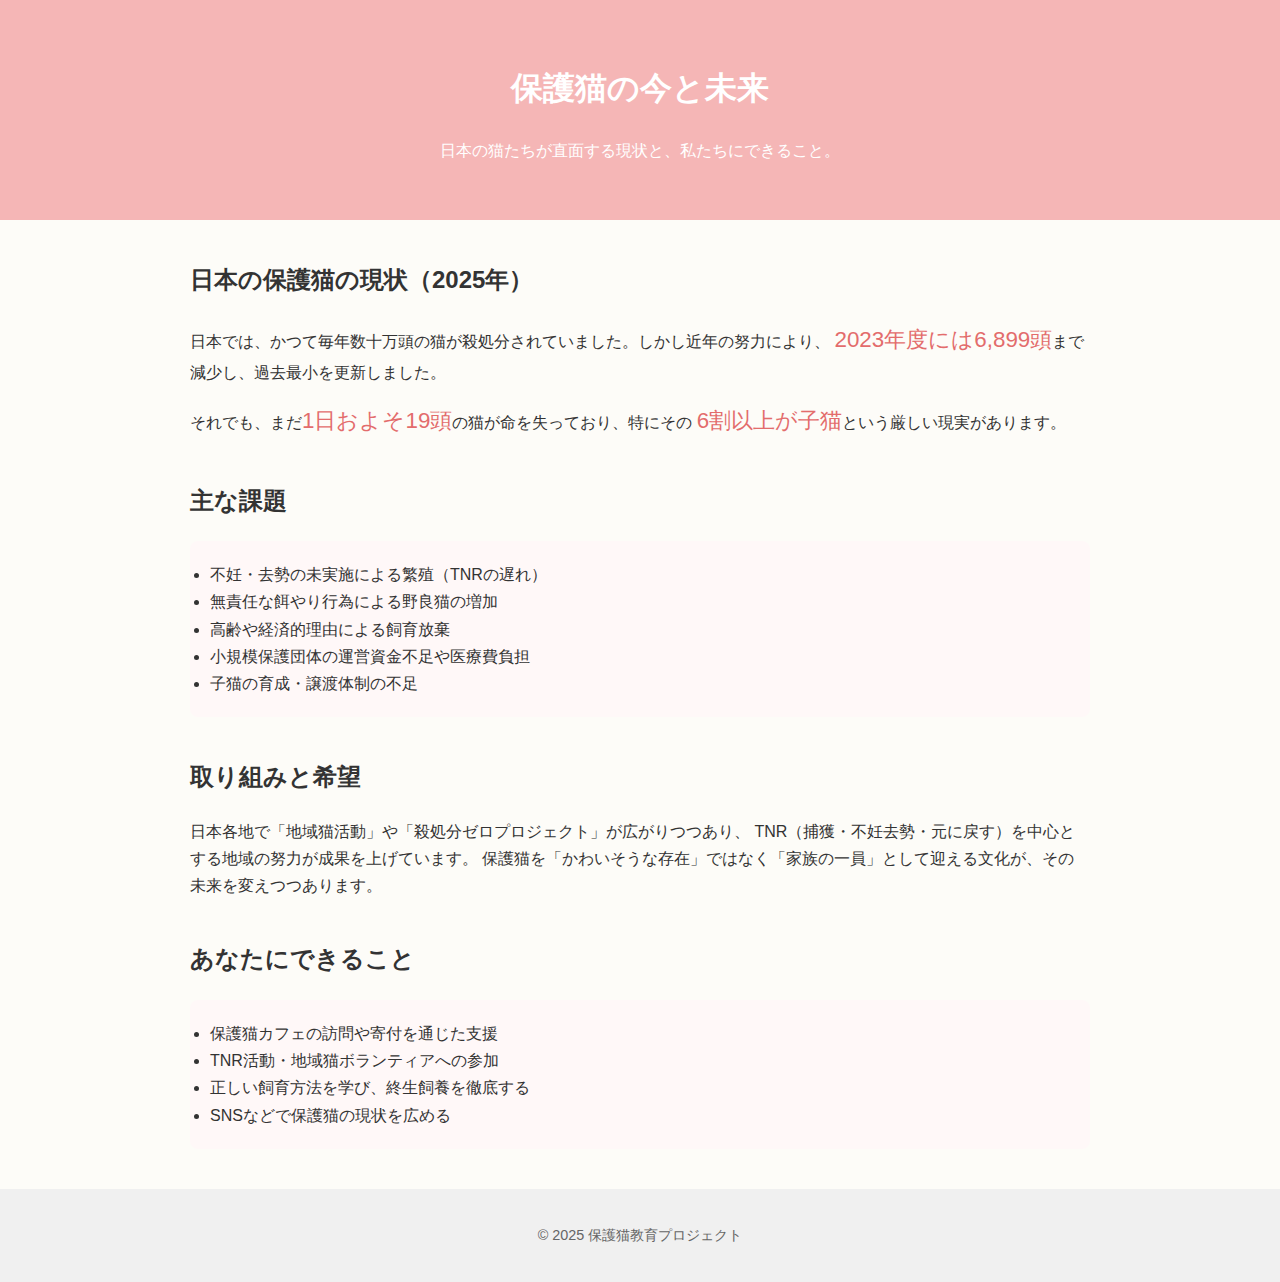
<file: test.html>
<!DOCTYPE html>
<html lang="ja">
<head>
  <meta charset="UTF-8">
  <meta name="viewport" content="width=device-width, initial-scale=1.0">
  <title>保護猫の今と未来</title>
  <style>
    body {
      font-family: "Hiragino Sans", "Noto Sans JP", sans-serif;
      background-color: #fdfcf8;
      color: #333;
      margin: 0;
      padding: 0;
      line-height: 1.7;
    }
    header {
      background-color: #f5b6b6;
      color: #fff;
      padding: 40px 20px;
      text-align: center;
    }
    section {
      max-width: 900px;
      margin: 40px auto;
      padding: 0 20px;
    }
    h1, h2, h3 {
      font-weight: 600;
    }
    footer {
      background-color: #f0f0f0;
      color: #666;
      text-align: center;
      padding: 20px;
      font-size: 0.9rem;
    }
    .number {
      font-size: 1.4rem;
      color: #e36c6c;
    }
    ul {
      background: #fff8f8;
      padding: 20px;
      border-radius: 8px;
    }
  </style>
</head>
<body>
  <header>
    <h1>保護猫の今と未来</h1>
    <p>日本の猫たちが直面する現状と、私たちにできること。</p>
  </header>

  <section>
    <h2>日本の保護猫の現状（2025年）</h2>
    <p>
      日本では、かつて毎年数十万頭の猫が殺処分されていました。しかし近年の努力により、
      <span class="number">2023年度には6,899頭</span>まで減少し、過去最小を更新しました。
    </p>
    <p>
      それでも、まだ<span class="number">1日およそ19頭</span>の猫が命を失っており、特にその
      <span class="number">6割以上が子猫</span>という厳しい現実があります。
    </p>
  </section>

  <section>
    <h2>主な課題</h2>
    <ul>
      <li>不妊・去勢の未実施による繁殖（TNRの遅れ）</li>
      <li>無責任な餌やり行為による野良猫の増加</li>
      <li>高齢や経済的理由による飼育放棄</li>
      <li>小規模保護団体の運営資金不足や医療費負担</li>
      <li>子猫の育成・譲渡体制の不足</li>
    </ul>
  </section>

  <section>
    <h2>取り組みと希望</h2>
    <p>
      日本各地で「地域猫活動」や「殺処分ゼロプロジェクト」が広がりつつあり、
      TNR（捕獲・不妊去勢・元に戻す）を中心とする地域の努力が成果を上げています。
      保護猫を「かわいそうな存在」ではなく「家族の一員」として迎える文化が、その未来を変えつつあります。
    </p>
  </section>

  <section>
    <h2>あなたにできること</h2>
    <ul>
      <li>保護猫カフェの訪問や寄付を通じた支援</li>
      <li>TNR活動・地域猫ボランティアへの参加</li>
      <li>正しい飼育方法を学び、終生飼養を徹底する</li>
      <li>SNSなどで保護猫の現状を広める</li>
    </ul>
  </section>

  <footer>
    <p>© 2025 保護猫教育プロジェクト</p>
  </footer>
</body>
</html>
</file>
<file: styles.css>
/* リセットCSS */
* {
    margin: 0;
    padding: 0;
    box-sizing: border-box;
}

/* 基本設定 */
body {
    font-family: 'Noto Sans JP', sans-serif;
    line-height: 1.6;
    color: #333;
    background-color: #fafafa;
}

.container {
    max-width: 1200px;
    margin: 0 auto;
    padding: 0 20px;
}

/* Page load smoothing for asynchronously loaded header/footer */
/* Initial state - everything hidden */
body.components-loading {
    background-color: #fafafa;
}

body.components-loading main,
body.components-loading .container {
    opacity: 0;
    transform: translateY(20px) scale(0.98);
    filter: blur(5px);
    pointer-events: none;
}

/* ヘッダーとフッターは常に表示（アニメーション効果を除外） */
body.components-loading header,
body.components-loading .header,
body.components-loading footer,
body.components-loading .footer {
    opacity: 1 !important;
    transform: none !important;
    filter: none !important;
    pointer-events: auto !important;
}

/* Animation state - prepare for transitions */
body.components-animate main,
body.components-animate .container {
    transition: all 1500ms cubic-bezier(0.4, 0, 0.2, 1);
}

/* ヘッダーとフッターは常に表示（アニメーション効果を除外） */
body.components-animate header,
body.components-animate .header,
body.components-animate footer,
body.components-animate .footer {
    transition: none !important;
}

/* Final state - reveal everything with nice effects */
body.components-ready main,
body.components-ready .container {
    opacity: 1;
    transform: none;
    filter: blur(0);
    pointer-events: auto;
}

/* ヘッダーとフッターは常に表示（アニメーション効果を除外） */
body.components-ready header,
body.components-ready .header,
body.components-ready footer,
body.components-ready .footer {
    opacity: 1 !important;
    transform: none !important;
    filter: none !important;
    pointer-events: auto !important;
}

/* Progressive content reveal */
.hero-content,
.features,
.learning-preview,
.quiz-section,
.about-section,
.activities-section {
    opacity: 0;
    transform: translateY(30px);
    transition: all 800ms cubic-bezier(0.4, 0, 0.2, 1);
}

.element-visible {
    opacity: 1 !important;
    transform: translateY(0) !important;
}

/* Enhanced hover effects for interactive elements after ready */
body.components-ready a:hover,
body.components-ready .btn:hover,
body.components-ready .feature-card:hover,
body.components-ready .activity-card:hover,
body.components-ready .content-card:hover,
body.components-ready .support-way:hover,
body.components-ready .philosophy-item:hover {
    transform: translateY(-8px) scale(1.03);
    transition: all 400ms cubic-bezier(0.4, 0, 0.2, 1);
    box-shadow: 0 15px 30px rgba(0,0,0,0.15);
}

/* Skeleton visuals for placeholders */
.header-skeleton { background: linear-gradient(90deg, rgba(0,0,0,0.04), rgba(0,0,0,0.02)); }
.footer-skeleton { background: linear-gradient(90deg, rgba(0,0,0,0.04), rgba(0,0,0,0.02)); }

/* ヘッダープレースホルダー（固定ヘッダーの高さ分のスペースを確保） */
#header-placeholder {
    height: 80px;
    position: relative;
}

/* ヘッダー */
.header {
    background: rgba(255, 240, 245, 0.95); /* 薄いピンクの背景 */
    backdrop-filter: blur(10px); /* 背景を少しぼかしてより自然に */
    box-shadow: 0 2px 10px rgba(0,0,0,0.05); /* 軽い影を追加 */
    position: fixed; /* スクロールしても常に同じ位置に固定 */
    top: 0;
    left: 0;
    right: 0;
    z-index: 10003; /* 常に最前面に表示 */
    width: 100%;
    opacity: 1 !important; /* 常に表示 */
    visibility: visible !important; /* 常に表示 */
    transform: none !important; /* 位置を固定 */
    display: block !important; /* 常に表示 */
}

.nav-container {
    max-width: 1200px;
    margin: 0 auto;
    padding: 0 20px;
    display: flex;
    justify-content: space-between;
    align-items: center;
    height: 80px;
    position: relative;
    z-index: inherit; /* ヘッダーのz-indexを継承 */
}

.logo-link {
    display: inline-block;
    text-decoration: none;
    color: inherit;
}

.logo-link h1, .logo-link p {
    margin: 0;
}

.logo h1 {
    color: #333; /* 黒色 */
    font-size: 1.8rem;
    font-weight: 700;
    margin-bottom: 5px;
}

.logo p {
    color: #333; /* 黒色 */
    font-size: 0.9rem;
}

.nav-menu {
    display: flex;
    list-style: none;
    gap: 30px;
    position: relative;
    z-index: inherit; /* ヘッダーのz-indexを継承 */
    filter: none !important; /* ブラー効果から保護 */
    transform: none !important; /* 変形から保護 */
}

.nav-menu a {
    color: #333; /* 黒色 */
    text-decoration: none;
    font-weight: 500;
    padding: 10px 15px;
    border-radius: 25px;
    transition: all 0.3s ease;
}

.nav-menu a:hover,
.nav-menu a.active {
    background-color: rgba(255, 107, 107, 0.15); /* 薄いピンクのホバー効果 */
    color: #ff6b6b; /* ホバー時はピンク系の色に */
    transform: translateY(-2px);
}

.hamburger {
    display: none;
    flex-direction: column;
    justify-content: center;
    align-items: center;
    width: 44px;
    height: 44px;
    cursor: pointer;
    padding: 6px;
    border-radius: 8px;
    background: rgba(255, 107, 107, 0.1);
    transition: background-color 0.3s ease;
}

.hamburger:hover {
    background: rgba(255, 107, 107, 0.2);
}

.hamburger span {
    width: 24px;
    height: 2px;
    background-color: #333; /* 黒色 */
    margin: 3px 0;
    transition: all 0.2s ease;
    transform-origin: center;
}

/* メニューが開いているときのハンバーガーボタンの色変更 */
body.menu-open .hamburger span {
    background-color: #333; /* 黒色 */
}

/* ヒーローセクション */
.hero {
    position: relative;
    padding: 80px 0;
    display: flex;
    align-items: center;
    min-height: 70vh;
}

/* ヒーローを全面背景画像に */
.hero-image-bg::before {
    content: "";
    position: absolute;
    inset: 0;
    background-image: url('cat-hero.jpg');
    background-size: cover;       /* 画面全体をカバー（トリミング最小限） */
    background-position: center;  /* 中央配置 */
    background-repeat: no-repeat;
    filter: brightness(0.72) saturate(1.05); /* 文字が読みやすいように暗めに */
    z-index: 0;
}

.hero-content {
    position: relative;
    z-index: 1; /* 背景画像より前に出す */
    max-width: 1200px;
    margin: 0 auto;
    padding: 0 20px;
}

/* 見出しを左寄せの大きめに。背景に乗っても読みやすく */
.hero-image-bg .hero-content h2 {
    color: #ffffff;
    text-shadow: 0 4px 20px rgba(0,0,0,0.35);
}

.hero-image-bg .hero-content p {
    color: rgba(255,255,255,0.95);
    text-shadow: 0 2px 12px rgba(0,0,0,0.35);
}

.hero-content h2 {
    font-size: 2.5rem;
    font-weight: 700;
    color: white;
    margin-bottom: 20px;
    line-height: 1.3;
}

.hero-content p {
    font-size: 1.1rem;
    color: rgba(255,255,255,0.9);
    margin-bottom: 30px;
    line-height: 1.6;
}

.hero-buttons {
    display: flex;
    gap: 20px;
}

.btn {
    display: inline-block;
    padding: 15px 30px;
    border-radius: 30px;
    text-decoration: none;
    font-weight: 600;
    transition: all 0.3s ease;
    border: none;
    cursor: pointer;
    font-size: 1rem;
}

.btn-primary {
    background-color: white;
    color: #ff6b6b;
}

.btn-primary:hover {
    background-color: #f0f0f0;
    transform: translateY(-2px);
    box-shadow: 0 5px 15px rgba(0,0,0,0.2);
}

.btn-secondary {
    background-color: transparent;
    color: white;
    border: 2px solid white;
}

.btn-secondary:hover {
    background-color: white;
    color: #ff6b6b;
    transform: translateY(-2px);
}

.btn-outline {
    background-color: transparent;
    color: #ff6b6b;
    border: 2px solid #ff6b6b;
}

.btn-outline:hover {
    background-color: #ff6b6b;
    color: white;
    transform: translateY(-2px);
}

/* 猫のイラスト */
/* ヒーロー画像（写真） */
.hero-image {
    display: flex;
    align-items: center;
    justify-content: center;
}

.hero-cat-image {
    width: 100%;
    height: 100%;
    max-height: 520px;
    object-fit: contain; /* 見切れないように等倍で収める */
    object-position: center;
    border-radius: 20px;
    box-shadow: 0 10px 30px rgba(0,0,0,0.2);
}

/* 特徴セクション */
.features {
    padding: 80px 0;
    background-color: white;
}

.features h3 {
    text-align: center;
    font-size: 2.2rem;
    font-weight: 700;
    color: #333;
    margin-bottom: 50px;
}

.features-grid {
    display: grid;
    grid-template-columns: repeat(auto-fit, minmax(300px, 1fr));
    gap: 40px;
}

.feature-card {
    text-align: center;
    padding: 40px 20px;
    border-radius: 20px;
    background-color: #f8f9fa;
    transition: all 0.3s ease;
}

.feature-card:hover {
    transform: translateY(-10px);
    box-shadow: 0 10px 30px rgba(0,0,0,0.1);
}

.feature-icon {
    font-size: 3rem;
    margin-bottom: 20px;
}

.feature-card h4 {
    font-size: 1.3rem;
    font-weight: 600;
    color: #333;
    margin-bottom: 15px;
}

.feature-card p {
    color: #666;
    line-height: 1.6;
}

/* 学習コンテンツプレビュー */
.learning-preview {
    padding: 80px 0;
    background: linear-gradient(135deg, #f8f9fa, #e9ecef);
}

.learning-preview h3 {
    text-align: center;
    font-size: 2.2rem;
    font-weight: 700;
    color: #333;
    margin-bottom: 50px;
}

.content-grid {
    display: grid;
    grid-template-columns: repeat(auto-fit, minmax(350px, 1fr));
    gap: 30px;
}

.content-card {
    background-color: white;
    border-radius: 20px;
    overflow: hidden;
    box-shadow: 0 5px 20px rgba(0,0,0,0.1);
    transition: all 0.3s ease;
}

.content-card:hover {
    transform: translateY(-5px);
    box-shadow: 0 10px 30px rgba(0,0,0,0.15);
}

.content-image {
    height: 200px;
    background: linear-gradient(135deg, #ff6b6b, #ff8e8e);
    display: flex;
    align-items: center;
    justify-content: center;
}

.cat-placeholder {
    font-size: 4rem;
}

.content-info {
    padding: 30px;
}

.content-info h4 {
    font-size: 1.3rem;
    font-weight: 600;
    color: #333;
    margin-bottom: 15px;
}

.content-info p {
    color: #666;
    margin-bottom: 20px;
    line-height: 1.6;
}

/* クイズセクション */
.quiz-section {
    padding: 80px 0;
    background-color: white;
}

.quiz-section h3 {
    text-align: center;
    font-size: 2.2rem;
    font-weight: 700;
    color: #333;
    margin-bottom: 20px;
}

.quiz-section p {
    text-align: center;
    color: #666;
    margin-bottom: 50px;
    font-size: 1.1rem;
}

.quiz-preview {
    display: grid;
    grid-template-columns: repeat(auto-fit, minmax(300px, 1fr));
    gap: 30px;
}

.quiz-card {
    background: linear-gradient(135deg, #ff6b6b, #ff8e8e);
    color: white;
    padding: 40px 30px;
    border-radius: 20px;
    text-align: center;
    transition: all 0.3s ease;
}

.quiz-card:hover {
    transform: translateY(-5px);
    box-shadow: 0 10px 30px rgba(255,107,107,0.3);
}

.quiz-card h4 {
    font-size: 1.4rem;
    font-weight: 600;
    margin-bottom: 15px;
}

.quiz-card p {
    margin-bottom: 25px;
    opacity: 0.9;
}

/* ページヘッダー */
.page-header {
    background: linear-gradient(135deg, #ff6b6b, #ff8e8e);
    padding: 60px 0;
    text-align: center;
}

.page-header h2 {
    color: white;
    font-size: 2.5rem;
    font-weight: 700;
    margin-bottom: 15px;
}

.page-header p {
    color: rgba(255,255,255,0.9);
    font-size: 1.1rem;
}

/* 学習コンテンツページ */
.table-of-contents {
    background-color: white;
    padding: 30px;
    border-radius: 15px;
    margin: 40px 0;
    box-shadow: 0 5px 20px rgba(0,0,0,0.1);
}

.table-of-contents h3 {
    color: #333;
    margin-bottom: 20px;
    font-size: 1.5rem;
}

.table-of-contents ul {
    list-style: none;
}

.table-of-contents li {
    margin-bottom: 10px;
}

.table-of-contents a {
    color: #ff6b6b;
    text-decoration: none;
    font-weight: 500;
    transition: color 0.3s ease;
}

.table-of-contents a:hover {
    color: #ff8e8e;
}

.learning-section {
    background-color: white;
    padding: 40px;
    border-radius: 15px;
    margin: 40px 0;
    box-shadow: 0 5px 20px rgba(0,0,0,0.1);
}

.learning-section h3 {
    color: #ff6b6b;
    font-size: 2rem;
    font-weight: 700;
    margin-bottom: 30px;
    border-bottom: 3px solid #ff6b6b;
    padding-bottom: 10px;
}

.content-block {
    margin-bottom: 40px;
}

.content-block h4 {
    color: #333;
    font-size: 1.4rem;
    font-weight: 600;
    margin-bottom: 15px;
}

.content-block p {
    color: #666;
    line-height: 1.7;
    margin-bottom: 15px;
}

.highlight-box {
    background: linear-gradient(135deg, #fff3cd, #ffeaa7);
    padding: 20px;
    border-radius: 10px;
    border-left: 5px solid #ff6b6b;
    margin: 20px 0;
}

.highlight-box h5 {
    color: #333;
    margin-bottom: 10px;
    font-size: 1.1rem;
}

.info-list {
    list-style: none;
    padding-left: 0;
}

.info-list li {
    padding: 8px 0;
    padding-left: 25px;
    position: relative;
    color: #666;
}

.info-list li::before {
    content: '✓';
    position: absolute;
    left: 0;
    color: #ff6b6b;
    font-weight: bold;
}

.freedom-list {
    list-style: none;
    counter-reset: freedom-counter;
}

.freedom-list li {
    counter-increment: freedom-counter;
    padding: 15px 0;
    padding-left: 50px;
    position: relative;
    color: #666;
    border-bottom: 1px solid #eee;
}

.freedom-list li::before {
    content: counter(freedom-counter);
    position: absolute;
    left: 0;
    top: 15px;
    background-color: #ff6b6b;
    color: white;
    width: 30px;
    height: 30px;
    border-radius: 50%;
    display: flex;
    align-items: center;
    justify-content: center;
    font-weight: bold;
}

.statistics-box {
    background-color: #f8f9fa;
    padding: 25px;
    border-radius: 10px;
    border: 2px solid #ff6b6b;
    margin: 20px 0;
}

.statistics-box h5 {
    color: #333;
    margin-bottom: 15px;
    font-size: 1.2rem;
}

.statistics-box ul {
    list-style: none;
}

.statistics-box li {
    padding: 5px 0;
    color: #666;
}

.cause-list {
    list-style: none;
    counter-reset: cause-counter;
}

.cause-list li {
    counter-increment: cause-counter;
    padding: 15px 0;
    padding-left: 50px;
    position: relative;
    color: #666;
    border-bottom: 1px solid #eee;
}

.cause-list li::before {
    content: counter(cause-counter);
    position: absolute;
    left: 0;
    top: 15px;
    background-color: #ff6b6b;
    color: white;
    width: 30px;
    height: 30px;
    border-radius: 50%;
    display: flex;
    align-items: center;
    justify-content: center;
    font-weight: bold;
}

.problem-grid {
    display: grid;
    grid-template-columns: repeat(auto-fit, minmax(250px, 1fr));
    gap: 20px;
    margin: 20px 0;
}

.problem-card {
    background-color: #f8f9fa;
    padding: 20px;
    border-radius: 10px;
    border-left: 4px solid #ff6b6b;
}

.problem-card h5 {
    color: #333;
    margin-bottom: 10px;
    font-size: 1.1rem;
}

.problem-card p {
    color: #666;
    font-size: 0.9rem;
}

.checklist-box {
    background-color: #e8f5e8;
    padding: 25px;
    border-radius: 10px;
    border: 2px solid #4CAF50;
    margin: 20px 0;
}

.checklist-box h5 {
    color: #333;
    margin-bottom: 15px;
    font-size: 1.2rem;
}

.checklist-box ul {
    list-style: none;
}

.checklist-box li {
    padding: 8px 0;
    padding-left: 25px;
    position: relative;
    color: #666;
}

.checklist-box li::before {
    content: '✓';
    position: absolute;
    left: 0;
    color: #4CAF50;
    font-weight: bold;
}

.process-list {
    list-style: none;
    counter-reset: process-counter;
}

.process-list li {
    counter-increment: process-counter;
    padding: 15px 0;
    padding-left: 50px;
    position: relative;
    color: #666;
    border-bottom: 1px solid #eee;
}

.process-list li::before {
    content: counter(process-counter);
    position: absolute;
    left: 0;
    top: 15px;
    background-color: #ff6b6b;
    color: white;
    width: 30px;
    height: 30px;
    border-radius: 50%;
    display: flex;
    align-items: center;
    justify-content: center;
    font-weight: bold;
}

.preparation-grid {
    display: grid;
    grid-template-columns: repeat(auto-fit, minmax(200px, 1fr));
    gap: 20px;
    margin: 20px 0;
}

.prep-category {
    background-color: #f8f9fa;
    padding: 20px;
    border-radius: 10px;
    border-top: 4px solid #ff6b6b;
}

.prep-category h5 {
    color: #333;
    margin-bottom: 15px;
    font-size: 1.1rem;
}

.prep-category ul {
    list-style: none;
}

.prep-category li {
    padding: 5px 0;
    padding-left: 20px;
    position: relative;
    color: #666;
    font-size: 0.9rem;
}

.prep-category li::before {
    content: '•';
    position: absolute;
    left: 0;
    color: #ff6b6b;
    font-weight: bold;
}

.support-methods {
    display: grid;
    grid-template-columns: repeat(auto-fit, minmax(250px, 1fr));
    gap: 20px;
    margin: 20px 0;
}

.support-card {
    background-color: #f8f9fa;
    padding: 20px;
    border-radius: 10px;
    text-align: center;
    border: 2px solid #ff6b6b;
    transition: all 0.3s ease;
}

.support-card:hover {
    transform: translateY(-5px);
    box-shadow: 0 5px 15px rgba(0,0,0,0.1);
}

.support-card h5 {
    color: #333;
    margin-bottom: 10px;
    font-size: 1.1rem;
}

.support-card p {
    color: #666;
    font-size: 0.9rem;
}

.tnr-explanation {
    background-color: #e3f2fd;
    padding: 25px;
    border-radius: 10px;
    border: 2px solid #2196F3;
    margin: 20px 0;
}

.tnr-explanation h5 {
    color: #333;
    margin-bottom: 15px;
    font-size: 1.2rem;
}

.tnr-explanation ul {
    list-style: none;
}

.tnr-explanation li {
    padding: 5px 0;
    padding-left: 25px;
    position: relative;
    color: #666;
}

.tnr-explanation li::before {
    content: '✓';
    position: absolute;
    left: 0;
    color: #2196F3;
    font-weight: bold;
}

.responsibility-list {
    display: grid;
    grid-template-columns: repeat(auto-fit, minmax(300px, 1fr));
    gap: 20px;
    margin: 20px 0;
}

.responsibility-item {
    background-color: #f8f9fa;
    padding: 20px;
    border-radius: 10px;
    border-left: 4px solid #ff6b6b;
}

.responsibility-item h5 {
    color: #333;
    margin-bottom: 10px;
    font-size: 1.1rem;
}

.responsibility-item p {
    color: #666;
    font-size: 0.9rem;
}

.prevention-box {
    background-color: #fff3e0;
    padding: 25px;
    border-radius: 10px;
    border: 2px solid #ff9800;
    margin: 20px 0;
}

.prevention-box h5 {
    color: #333;
    margin-bottom: 15px;
    font-size: 1.2rem;
}

.prevention-box ul {
    list-style: none;
    margin-bottom: 20px;
}

.prevention-box li {
    padding: 5px 0;
    padding-left: 25px;
    position: relative;
    color: #666;
}

.prevention-box li::before {
    content: '•';
    position: absolute;
    left: 0;
    color: #ff9800;
    font-weight: bold;
}

.learning-complete {
    background: linear-gradient(135deg, #ff6b6b, #ff8e8e);
    color: white;
    padding: 40px;
    border-radius: 20px;
    text-align: center;
    margin: 40px 0;
}

.learning-complete h3 {
    font-size: 2rem;
    margin-bottom: 20px;
}

.learning-complete p {
    font-size: 1.1rem;
    margin-bottom: 30px;
    opacity: 0.9;
}

/* クイズページ */
.quiz-selection {
    padding: 40px 0;
}

.quiz-selection h3 {
    text-align: center;
    font-size: 2.2rem;
    font-weight: 700;
    color: #333;
    margin-bottom: 50px;
}

.quiz-options {
    display: grid;
    grid-template-columns: repeat(auto-fit, minmax(300px, 1fr));
    gap: 30px;
}

.quiz-option {
    background-color: white;
    padding: 40px 30px;
    border-radius: 20px;
    text-align: center;
    box-shadow: 0 5px 20px rgba(0,0,0,0.1);
    transition: all 0.3s ease;
}

.quiz-option:hover {
    transform: translateY(-10px);
    box-shadow: 0 15px 40px rgba(0,0,0,0.15);
}

.quiz-icon {
    font-size: 3rem;
    margin-bottom: 20px;
}

.quiz-option h4 {
    font-size: 1.4rem;
    font-weight: 600;
    color: #333;
    margin-bottom: 15px;
}

.quiz-option p {
    color: #666;
    margin-bottom: 20px;
}

.quiz-info {
    display: flex;
    justify-content: space-between;
    margin-bottom: 25px;
    font-size: 0.9rem;
    color: #888;
}

.quiz-container {
    padding: 40px 0;
}

.quiz-header {
    display: flex;
    justify-content: space-between;
    align-items: center;
    margin-bottom: 40px;
    background-color: white;
    padding: 20px 30px;
    border-radius: 15px;
    box-shadow: 0 5px 20px rgba(0,0,0,0.1);
}

.quiz-progress {
    display: flex;
    align-items: center;
    gap: 15px;
}

.progress-bar {
    width: 200px;
    height: 8px;
    background-color: #e0e0e0;
    border-radius: 4px;
    overflow: hidden;
}

.progress-fill {
    height: 100%;
    background: linear-gradient(90deg, #ff6b6b, #ff8e8e);
    transition: width 0.3s ease;
}

.progress-text {
    font-weight: 600;
    color: #333;
}

.quiz-score {
    font-weight: 600;
    color: #333;
}

.quiz-question {
    background-color: white;
    padding: 40px;
    border-radius: 20px;
    box-shadow: 0 5px 20px rgba(0,0,0,0.1);
    margin-bottom: 30px;
}

.quiz-question h3 {
    font-size: 1.5rem;
    font-weight: 600;
    color: #333;
    margin-bottom: 30px;
    line-height: 1.5;
}

.quiz-options-list {
    display: grid;
    gap: 15px;
}

.quiz-option-btn {
    background-color: #f8f9fa;
    border: 2px solid #e0e0e0;
    padding: 20px;
    border-radius: 15px;
    font-size: 1rem;
    color: #333;
    cursor: pointer;
    transition: all 0.3s ease;
    text-align: left;
}

.quiz-option-btn:hover {
    background-color: #e9ecef;
    border-color: #ff6b6b;
}

.quiz-option-btn:disabled {
    cursor: not-allowed;
}

.quiz-option-btn.correct {
    background-color: #d4edda;
    border-color: #4CAF50;
    color: #155724;
}

.quiz-option-btn.incorrect {
    background-color: #f8d7da;
    border-color: #f44336;
    color: #721c24;
}

.quiz-feedback {
    background-color: white;
    padding: 40px;
    border-radius: 20px;
    box-shadow: 0 5px 20px rgba(0,0,0,0.1);
    text-align: center;
}

.feedback-content {
    max-width: 600px;
    margin: 0 auto;
}

.feedback-icon {
    font-size: 4rem;
    margin-bottom: 20px;
}

.feedback-content h4 {
    font-size: 1.8rem;
    font-weight: 600;
    margin-bottom: 20px;
}

.feedback-content p {
    color: #666;
    font-size: 1.1rem;
    line-height: 1.6;
    margin-bottom: 30px;
}

.quiz-result {
    background-color: white;
    padding: 60px 40px;
    border-radius: 20px;
    box-shadow: 0 5px 20px rgba(0,0,0,0.1);
    text-align: center;
}

.result-content {
    max-width: 600px;
    margin: 0 auto;
}

.result-icon {
    font-size: 5rem;
    margin-bottom: 30px;
}

.result-content h3 {
    font-size: 2.2rem;
    font-weight: 700;
    color: #333;
    margin-bottom: 30px;
}

.result-score {
    background-color: #f8f9fa;
    padding: 30px;
    border-radius: 15px;
    margin-bottom: 30px;
}

.result-score p {
    font-size: 1.3rem;
    font-weight: 600;
    color: #333;
    margin-bottom: 10px;
}

.result-message {
    margin-bottom: 40px;
}

.result-message p {
    font-size: 1.1rem;
    color: #666;
    line-height: 1.6;
}

.result-actions {
    display: flex;
    gap: 20px;
    justify-content: center;
    flex-wrap: wrap;
}

/* Aboutページ */
.about-section {
    padding: 60px 0;
}

.about-content {
    display: grid;
    grid-template-columns: 1fr 1fr;
    gap: 60px;
    align-items: center;
}

.about-text h3 {
    font-size: 2.2rem;
    font-weight: 700;
    color: #333;
    margin-bottom: 30px;
    line-height: 1.3;
}

.about-text p {
    color: #666;
    font-size: 1.1rem;
    line-height: 1.7;
    margin-bottom: 20px;
}

.cat-illustration-large {
    position: relative;
    display: flex;
    justify-content: center;
    align-items: center;
    height: 400px;
}

.cat-large {
    width: 250px;
    height: 250px;
    background: linear-gradient(45deg, #ffd93d, #ff6b6b);
    border-radius: 50% 50% 50% 50% / 60% 60% 40% 40%;
    position: relative;
    animation: float 3s ease-in-out infinite;
}

.cat-large::before {
    content: '';
    position: absolute;
    top: 25px;
    left: 40px;
    width: 25px;
    height: 25px;
    background-color: #333;
    border-radius: 50%;
    box-shadow: 75px 0 0 #333;
}

.cat-large::after {
    content: '';
    position: absolute;
    top: 60px;
    left: 50%;
    transform: translateX(-50%);
    width: 35px;
    height: 18px;
    background-color: #333;
    border-radius: 0 0 18px 18px;
}

.heart-large {
    position: absolute;
    top: 60px;
    right: 60px;
    width: 40px;
    height: 40px;
    background-color: #ff6b6b;
    transform: rotate(45deg);
    animation: heartbeat 2s ease-in-out infinite;
}

.heart-large::before,
.heart-large::after {
    content: '';
    position: absolute;
    width: 40px;
    height: 40px;
    background-color: #ff6b6b;
    border-radius: 50%;
}

.heart-large::before {
    top: -20px;
    left: 0;
}

.heart-large::after {
    top: 0;
    left: -20px;
}

.stars {
    position: absolute;
    top: 20px;
    left: 20px;
}

.stars span {
    display: block;
    font-size: 1.5rem;
    margin-bottom: 10px;
    animation: twinkle 2s ease-in-out infinite;
}

.stars span:nth-child(2) {
    animation-delay: 0.5s;
}

.stars span:nth-child(3) {
    animation-delay: 1s;
}

@keyframes twinkle {
    0%, 100% { opacity: 0.5; transform: scale(1); }
    50% { opacity: 1; transform: scale(1.2); }
}

.activities-section {
    padding: 60px 0;
    background-color: #f8f9fa;
}

.activities-section h3 {
    text-align: center;
    font-size: 2.2rem;
    font-weight: 700;
    color: #333;
    margin-bottom: 50px;
}

.activities-grid {
    display: grid;
    grid-template-columns: repeat(auto-fit, minmax(250px, 1fr));
    gap: 30px;
}

.activity-card {
    background-color: white;
    padding: 30px 20px;
    border-radius: 15px;
    text-align: center;
    box-shadow: 0 5px 20px rgba(0,0,0,0.1);
    transition: all 0.3s ease;
}

.activity-card:hover {
    transform: translateY(-5px);
    box-shadow: 0 10px 30px rgba(0,0,0,0.15);
}

.activity-icon {
    font-size: 2.5rem;
    margin-bottom: 20px;
}

.activity-card h4 {
    font-size: 1.3rem;
    font-weight: 600;
    color: #333;
    margin-bottom: 15px;
}

.activity-card p {
    color: #666;
    line-height: 1.6;
}

.profile-section {
    padding: 60px 0;
}

.profile-section h3 {
    text-align: center;
    font-size: 2.2rem;
    font-weight: 700;
    color: #333;
    margin-bottom: 50px;
}

.profile-content {
    display: grid;
    grid-template-columns: 1fr 2fr;
    gap: 40px;
    align-items: start;
}

.profile-image {
    text-align: center;
}

.profile-placeholder {
    width: 200px;
    height: 200px;
    background: linear-gradient(135deg, #ff6b6b, #ff8e8e);
    border-radius: 50%;
    display: flex;
    align-items: center;
    justify-content: center;
    font-size: 4rem;
    margin: 0 auto;
}

.profile-text h4 {
    font-size: 1.8rem;
    font-weight: 700;
    color: #333;
    margin-bottom: 10px;
}

.profile-title {
    color: #ff6b6b;
    font-weight: 600;
    margin-bottom: 30px;
    font-size: 1.1rem;
}

.profile-details h5 {
    color: #333;
    font-size: 1.2rem;
    font-weight: 600;
    margin-bottom: 15px;
    margin-top: 25px;
}

.profile-details ul {
    list-style: none;
    margin-bottom: 20px;
}

.profile-details li {
    padding: 5px 0;
    padding-left: 25px;
    position: relative;
    color: #666;
}

.profile-details li::before {
    content: '✓';
    position: absolute;
    left: 0;
    color: #ff6b6b;
    font-weight: bold;
}

.philosophy-section {
    padding: 60px 0;
    background-color: #f8f9fa;
}

.philosophy-section h3 {
    text-align: center;
    font-size: 2.2rem;
    font-weight: 700;
    color: #333;
    margin-bottom: 50px;
}

.philosophy-content {
    display: grid;
    grid-template-columns: repeat(auto-fit, minmax(300px, 1fr));
    gap: 30px;
}

.philosophy-item {
    background-color: white;
    padding: 30px;
    border-radius: 15px;
    box-shadow: 0 5px 20px rgba(0,0,0,0.1);
    transition: all 0.3s ease;
}

.philosophy-item:hover {
    transform: translateY(-5px);
    box-shadow: 0 10px 30px rgba(0,0,0,0.15);
}

.philosophy-item h4 {
    font-size: 1.3rem;
    font-weight: 600;
    color: #333;
    margin-bottom: 15px;
}

.philosophy-item p {
    color: #666;
    line-height: 1.6;
}

.future-section {
    padding: 60px 0;
}

.future-section h3 {
    text-align: center;
    font-size: 2.2rem;
    font-weight: 700;
    color: #333;
    margin-bottom: 50px;
}

.future-content {
    max-width: 800px;
    margin: 0 auto;
}

.future-item {
    display: grid;
    grid-template-columns: 150px 1fr;
    gap: 30px;
    align-items: center;
    padding: 30px 0;
    border-bottom: 1px solid #eee;
}

.future-item:last-child {
    border-bottom: none;
}

.future-date {
    background: linear-gradient(135deg, #ff6b6b, #ff8e8e);
    color: white;
    padding: 15px 20px;
    border-radius: 25px;
    text-align: center;
    font-weight: 600;
    font-size: 1.1rem;
}

.future-description h4 {
    font-size: 1.3rem;
    font-weight: 600;
    color: #333;
    margin-bottom: 10px;
}

.future-description p {
    color: #666;
    line-height: 1.6;
}

.contact-section {
    padding: 60px 0;
    background-color: #f8f9fa;
}

.contact-section h3 {
    text-align: center;
    font-size: 2.2rem;
    font-weight: 700;
    color: #333;
    margin-bottom: 30px;
}

.contact-content {
    text-align: center;
    margin-bottom: 40px;
}

.contact-content p {
    color: #666;
    font-size: 1.1rem;
    line-height: 1.6;
    margin-bottom: 40px;
}

.contact-info {
    display: grid;
    grid-template-columns: repeat(auto-fit, minmax(250px, 1fr));
    gap: 30px;
}

.contact-item {
    background-color: white;
    padding: 30px;
    border-radius: 15px;
    box-shadow: 0 5px 20px rgba(0,0,0,0.1);
}

.contact-item h4 {
    font-size: 1.2rem;
    font-weight: 600;
    color: #333;
    margin-bottom: 15px;
}

.contact-item p {
    color: #666;
    margin-bottom: 5px;
}

.support-section {
    padding: 60px 0;
}

.support-section h3 {
    text-align: center;
    font-size: 2.2rem;
    font-weight: 700;
    color: #333;
    margin-bottom: 30px;
}

.support-content {
    text-align: center;
    margin-bottom: 40px;
}

.support-content p {
    color: #666;
    font-size: 1.1rem;
    line-height: 1.6;
    margin-bottom: 40px;
}

.support-ways {
    display: grid;
    grid-template-columns: repeat(auto-fit, minmax(250px, 1fr));
    gap: 30px;
}

.support-way {
    background-color: white;
    padding: 30px;
    border-radius: 15px;
    box-shadow: 0 5px 20px rgba(0,0,0,0.1);
    transition: all 0.3s ease;
}

.support-way:hover {
    transform: translateY(-5px);
    box-shadow: 0 10px 30px rgba(0,0,0,0.15);
}

.support-way h4 {
    font-size: 1.2rem;
    font-weight: 600;
    color: #333;
    margin-bottom: 15px;
}

.support-way p {
    color: #666;
    line-height: 1.6;
}

/* フッター */
.footer {
    background-color: #333;
    color: white;
    padding: 60px 0 20px;
    margin-top: 80px;
    opacity: 1 !important; /* 常に表示 */
    visibility: visible !important; /* 常に表示 */
    transform: none !important; /* 位置を固定 */
    display: block !important; /* 常に表示 */
}

.footer-content {
    display: grid;
    grid-template-columns: repeat(auto-fit, minmax(250px, 1fr));
    gap: 40px;
    margin-bottom: 40px;
}

.footer-section h4 {
    font-size: 1.3rem;
    font-weight: 600;
    margin-bottom: 20px;
    color: #ff6b6b;
}

.footer-section p {
    color: #ccc;
    line-height: 1.6;
    margin-bottom: 15px;
}

.footer-section ul {
    list-style: none;
}

.footer-section li {
    margin-bottom: 10px;
}

.footer-section a {
    color: #ccc;
    text-decoration: none;
    transition: color 0.3s ease;
}

.footer-section a:hover {
    color: #ff6b6b;
}

.footer-bottom {
    border-top: 1px solid #555;
    padding-top: 20px;
    text-align: center;
    color: #999;
}

/* レスポンシブデザイン */
@media (max-width: 768px) {
    .hamburger {
        display: flex;
        z-index: 10004; /* ヘッダーとメニューの上に表示（モバイルメニュー用） */
    }
    
    /* モバイルメニュー */
    .nav-menu {
        position: fixed;
        inset: 0;
        display: flex;
        flex-direction: column;
        justify-content: center;
        align-items: center;
        gap: 20px;
        background: rgba(255,255,255,0.75);
        -webkit-backdrop-filter: blur(6px) saturate(160%);
        backdrop-filter: blur(6px) saturate(160%);
        padding: 20px;
        z-index: 10005; /* モバイルメニューはヘッダーの上に表示 */
        opacity: 0;
        visibility: hidden;
        transform: scale(0.98);
        transition: all 200ms cubic-bezier(0.4, 0, 0.2, 1);
        pointer-events: none;
        will-change: opacity, transform, backdrop-filter, background;
        contain: paint;
    }

    .nav-menu.active {
        opacity: 1;
        visibility: visible;
        transform: scale(1);
        pointer-events: auto;
    }

    /* closing アニメーション */
    .nav-menu.closing {
        opacity: 0;
        visibility: hidden;
        transform: scale(0.98);
    }
    
    /* ハンバーガーメニューのアニメーション */
    .hamburger.active span:nth-child(1) {
        transform: translateY(9px) rotate(45deg);
    }
    
    .hamburger.active span:nth-child(2) {
        opacity: 0;
    }
    
    .hamburger.active span:nth-child(3) {
        transform: translateY(-9px) rotate(-45deg);
    }

    /* モバイルメニューのリンクスタイル */
    .nav-menu a {
        color: #333;
        font-size: 1.2rem;
        padding: 15px 30px;
        border-radius: 30px;
        display: block;
        text-align: center;
        min-width: 200px;
        transition: all 0.3s ease;
    }

    .nav-menu a:hover,
    .nav-menu a.active {
        background-color: #ff6b6b;
        color: white;
        transform: translateY(-2px);
        box-shadow: 0 4px 15px rgba(255,107,107,0.3);
    }
    
    .hero-content {
        text-align: center;
    }
    
    .hero-content h2 {
        font-size: 2rem;
    }
    
    .hero-buttons {
        justify-content: center;
        flex-wrap: wrap;
    }
    
    .features-grid {
        grid-template-columns: 1fr;
    }
    
    .content-grid {
        grid-template-columns: 1fr;
    }
    
    .quiz-preview {
        grid-template-columns: 1fr;
    }
    
    .about-content {
        grid-template-columns: 1fr;
        text-align: center;
    }
    
    .profile-content {
        grid-template-columns: 1fr;
        text-align: center;
    }
    
    .future-item {
        grid-template-columns: 1fr;
        text-align: center;
    }
    
    .quiz-header {
        flex-direction: column;
        gap: 20px;
        text-align: center;
    }
    
    .progress-bar {
        width: 150px;
    }
    
    .result-actions {
        flex-direction: column;
        align-items: center;
    }
    
    .btn {
        padding: 12px 25px;
        font-size: 0.9rem;
    }
}

/* メニューオープン時の状態 */
body.menu-open {
    overflow: hidden;
}

body.menu-open main,
body.menu-open footer {
    filter: blur(5px);
    transition: filter 300ms ease;
}

/* ヘッダーは常にクリアに */
body.menu-open header {
    filter: none;
}

/* メニューオーバーレイ */
.menu-overlay {
    position: fixed;
    inset: 0;
    background: rgba(0,0,0,0.3);
    opacity: 0;
    visibility: hidden;
    transition: opacity 300ms ease, visibility 300ms ease;
    z-index: 1000;
}

body.menu-open .menu-overlay {
    opacity: 1;
    visibility: visible;
}

body.menu-open main,
body.menu-open .container,
body.menu-open footer {
    transform: translateY(-1px) scale(0.999);
    filter: blur(1px) brightness(0.99);
    transition: transform 200ms cubic-bezier(0.4,0,0.2,1), filter 200ms cubic-bezier(0.4,0,0.2,1);
    pointer-events: none; /* メニュー開時は背景操作を無効化 */
    will-change: transform, filter;
    contain: paint;
}

/* 背景に薄いオーバーレイ（視線をメニューへ誘導） */
/* メニュー用のクリック可能なオーバーレイ（メニュー外をタップで閉じる） */
/* ...overlay duplicate removed (handled above) ... */

/* メニューを閉じるときは素早く効果を戻すためのクラス */
.menu-closing main,
.menu-closing .container,
.menu-closing header:not(.nav-menu):not(.hamburger),
.menu-closing footer {
    transition: transform 180ms ease, filter 180ms ease !important;
    transform: none !important;
    filter: none !important;
}

/* メニューとハンバーガーボタンは常にクリア */
.nav-menu,
.hamburger {
    filter: none !important;
    backdrop-filter: none !important;
    -webkit-backdrop-filter: none !important;
}

/* ヘッダーの表示/非表示（スクロールに応じて適用） */
/* ヘッダーは常に表示されるように、基本スタイルで既に設定済み */
.header-hidden {
    /* ヘッダーは常時表示。スクロールで隠れないように無効化 */
    transform: none !important;
    opacity: 1 !important;
    visibility: visible !important;
}

/* メニュー自体の前面位置を確保（ヘッダーが最前面なので、この設定はモバイル時のみ有効） */

@media (max-width: 480px) {
    .container {
        padding: 0 15px;
    }
    
    .nav-container {
        padding: 0 15px;
    }
    
    .hero {
        padding: 40px 0 24px;
        min-height: auto;
    }

    /* モバイル時は少し暗めにして文字を読みやすく */
    .hero-image-bg::before {
        filter: brightness(0.68) saturate(1.05);
    }
    
    .hero-content h2 {
        font-size: 1.8rem;
    }
    
    .page-header h2 {
        font-size: 2rem;
    }
    
    .learning-section {
        padding: 30px 20px;
    }
    
    .quiz-question {
        padding: 30px 20px;
    }
    
    .quiz-feedback {
        padding: 30px 20px;
    }
    
    .quiz-result {
        padding: 40px 20px;
    }
}
</file>
